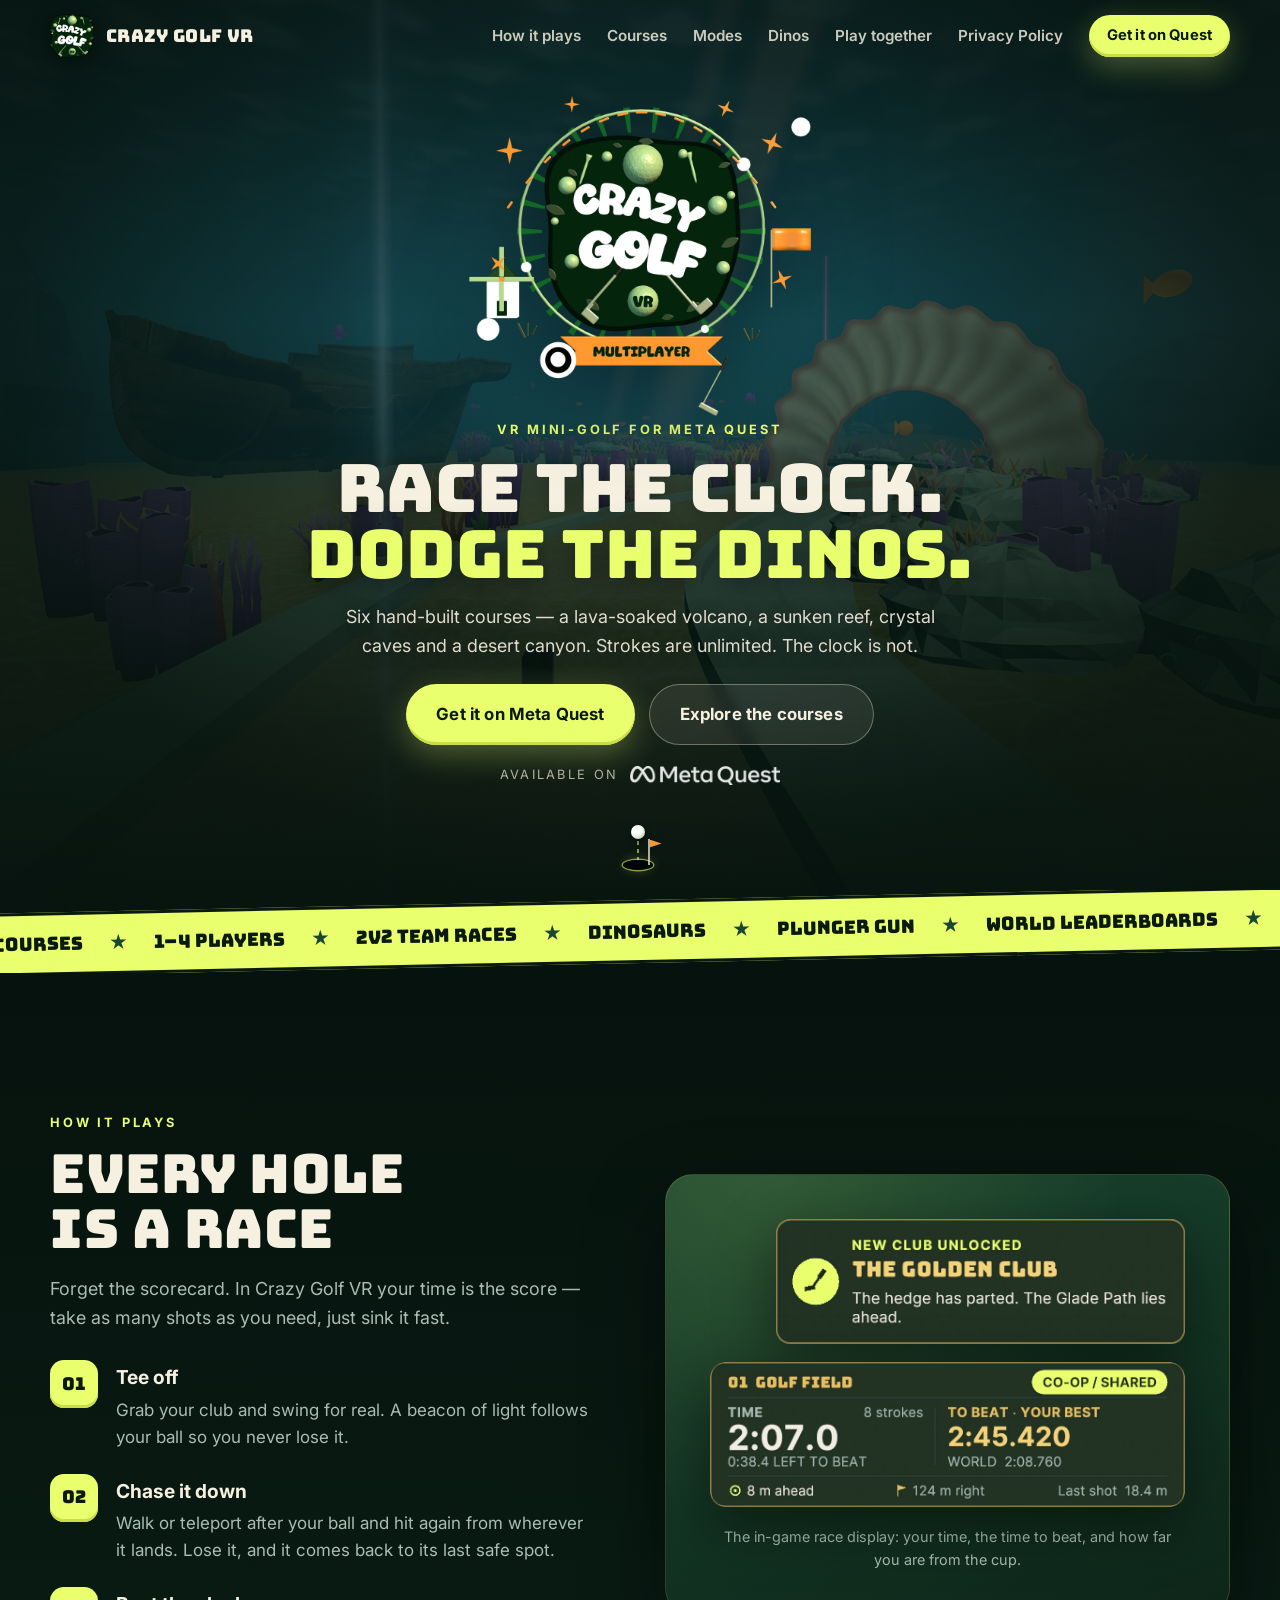
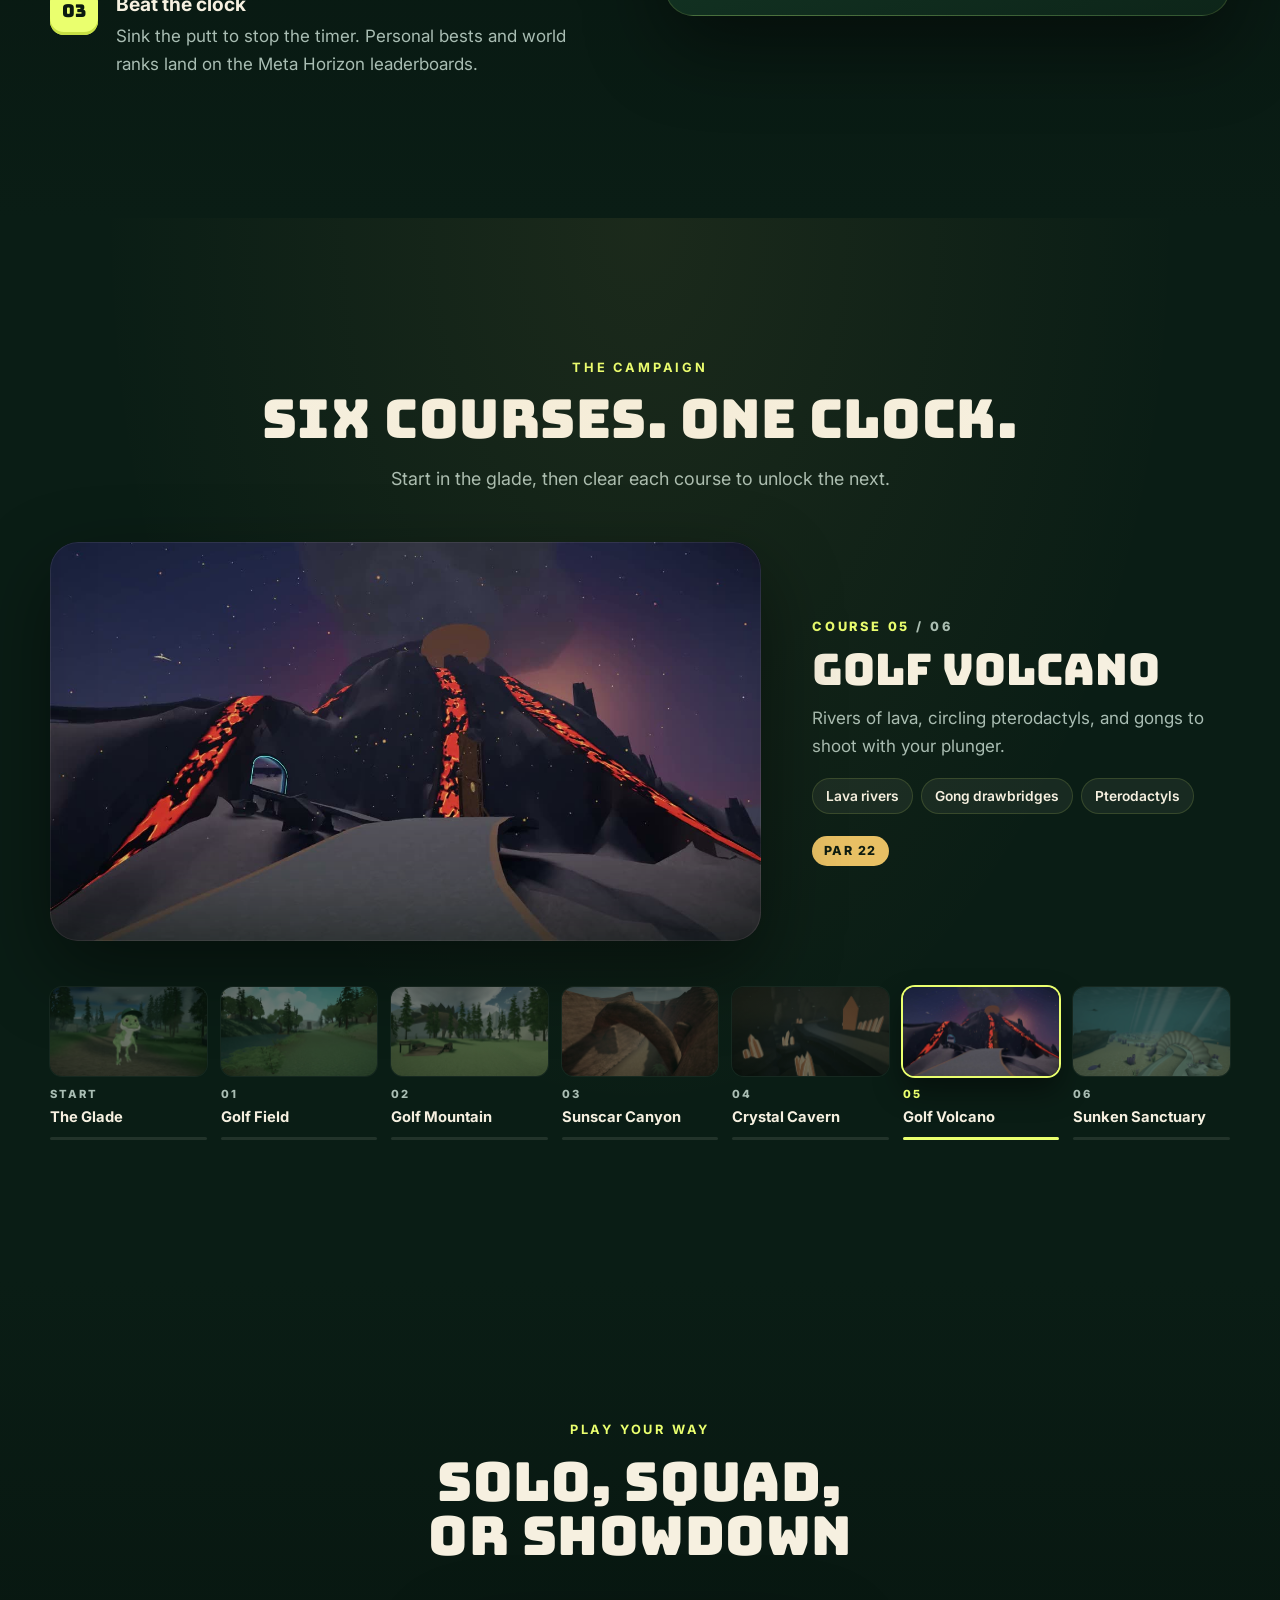
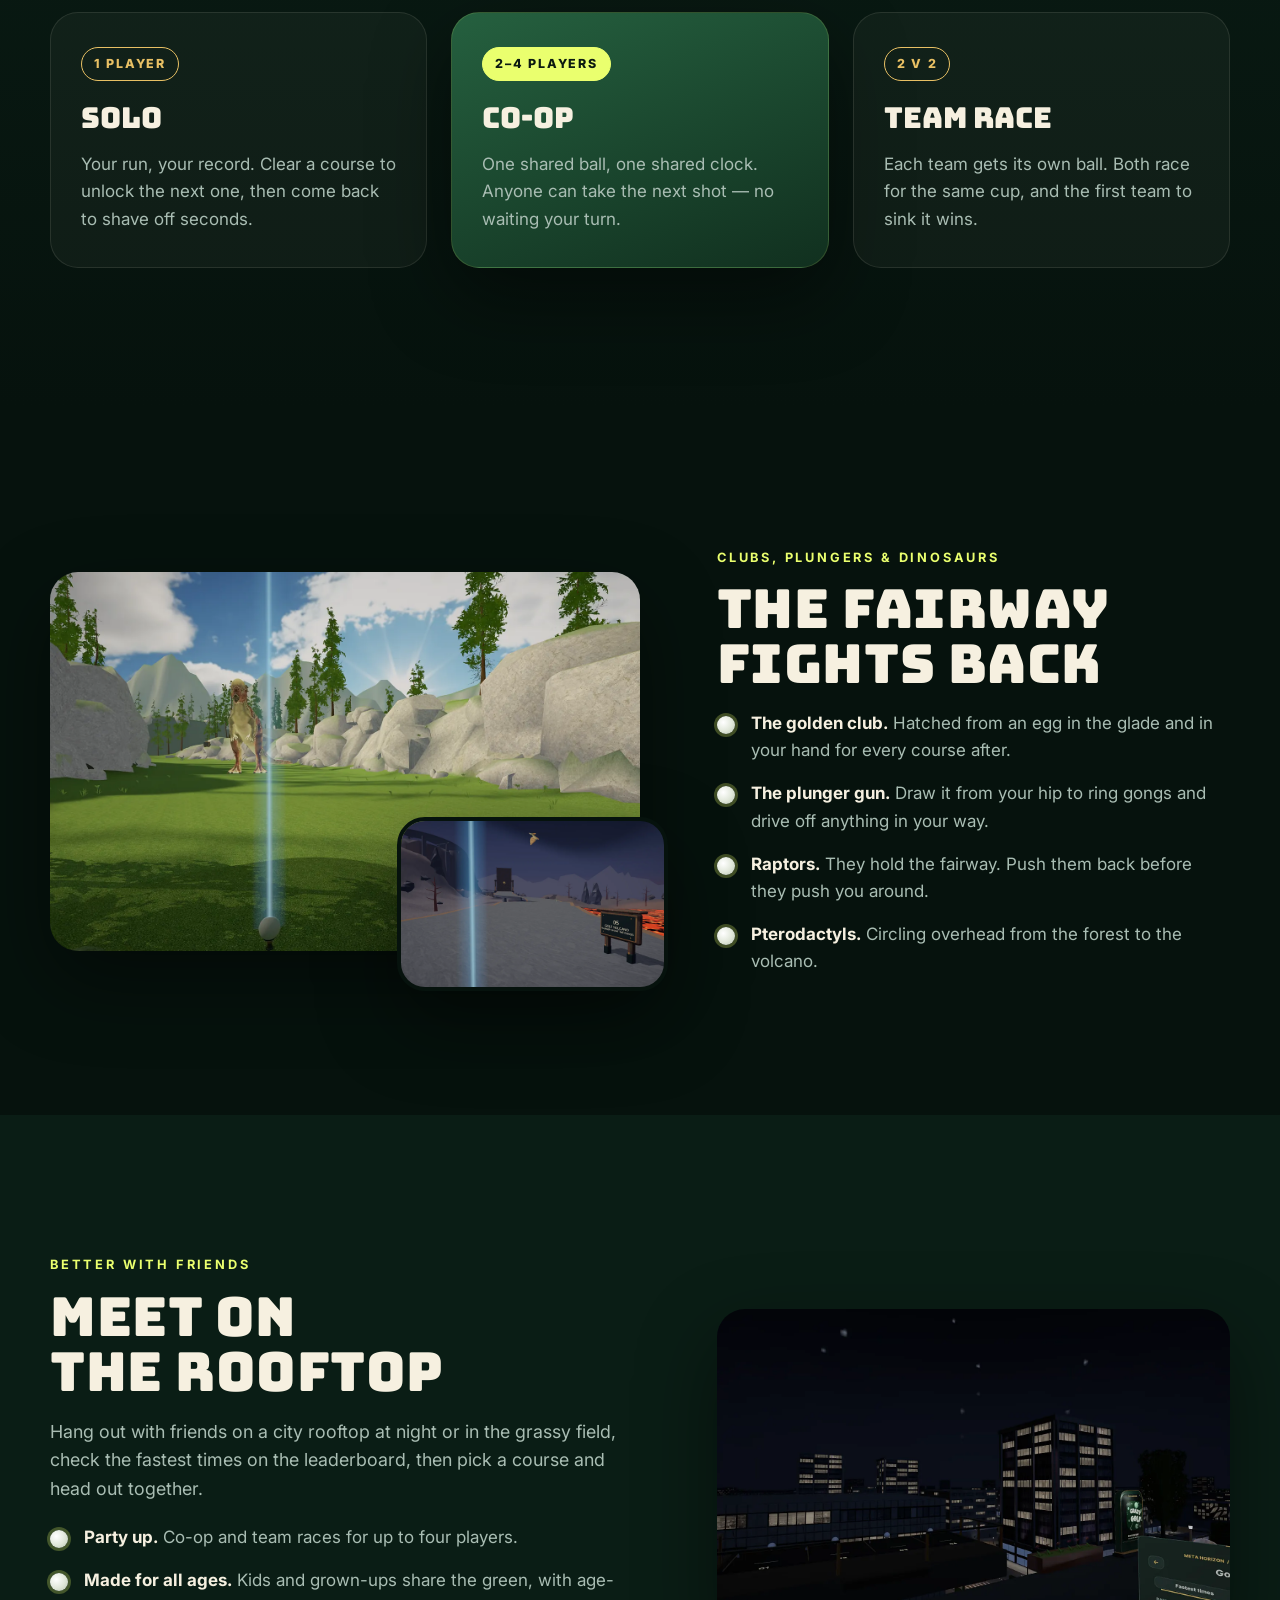
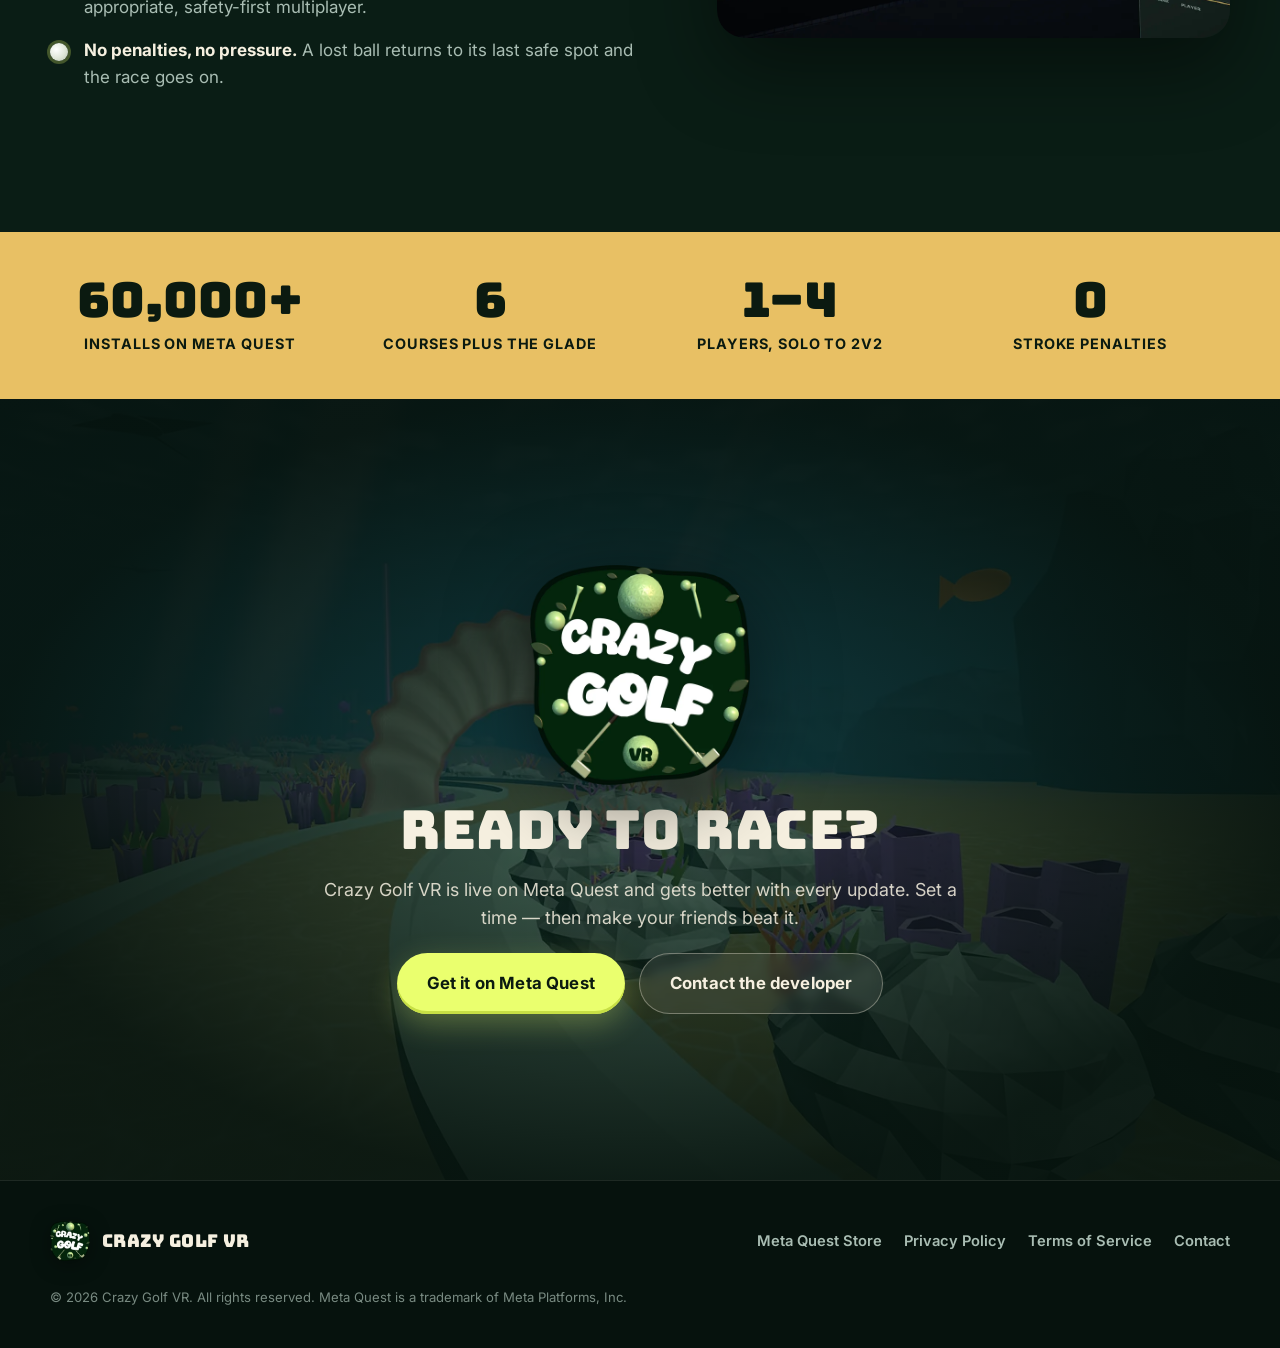
<file: index.html>
<!DOCTYPE html>
<html lang="en">
<head>
    <meta charset="UTF-8">
    <meta name="viewport" content="width=device-width, initial-scale=1.0">
    <title>Crazy Golf VR — Race the clock. Dodge the dinos.</title>
    <meta name="description" content="Crazy Golf VR is multiplayer mini-golf for Meta Quest. Race the clock across six wild courses — a lava volcano, a sunken reef, crystal caves — solo, in co-op, or 2v2.">
    <link rel="canonical" href="https://www.avivarma.ca/Crazy-Golf-VR/">
    <meta name="theme-color" content="#0a1d15">
    <link rel="icon" type="image/png" sizes="32x32" href="favicon-32.png">
    <link rel="icon" type="image/png" sizes="192x192" href="favicon.png">
    <link rel="apple-touch-icon" href="apple-touch-icon.png">
    <meta property="og:type" content="website">
    <meta property="og:site_name" content="Crazy Golf VR">
    <meta property="og:title" content="Crazy Golf VR — Race the clock. Dodge the dinos.">
    <meta property="og:description" content="Multiplayer mini-golf for Meta Quest: six wild courses, one clock. Solo, co-op, or 2v2.">
    <meta property="og:url" content="https://www.avivarma.ca/Crazy-Golf-VR/">
    <meta property="og:image" content="https://www.avivarma.ca/Crazy-Golf-VR/og-image.jpg">
    <meta property="og:image:width" content="1200">
    <meta property="og:image:height" content="630">
    <meta name="twitter:card" content="summary_large_image">
    <meta name="twitter:title" content="Crazy Golf VR — Race the clock. Dodge the dinos.">
    <meta name="twitter:description" content="Multiplayer mini-golf for Meta Quest: six wild courses, one clock. Solo, co-op, or 2v2.">
    <meta name="twitter:image" content="https://www.avivarma.ca/Crazy-Golf-VR/og-image.jpg">
    <link rel="preconnect" href="https://fonts.googleapis.com">
    <link rel="preconnect" href="https://fonts.gstatic.com" crossorigin>
    <link href="https://fonts.googleapis.com/css2?family=Bungee&family=Inter:wght@400;500;600;700;800&display=swap" rel="stylesheet">
    <link rel="stylesheet" href="assets/site.css">
    <link rel="preload" as="image" href="assets/img/logo-full.webp" type="image/webp">
    <script src="assets/site.js" defer></script>
</head>
<body>
    <a class="skip-link" href="#main">Skip to content</a>

    <header class="nav" data-nav>
        <div class="container nav__bar">
            <a class="brand" href="#top" aria-label="Crazy Golf VR home">
                <picture>
                    <source srcset="assets/img/logo-emblem-sm.webp" type="image/webp">
                    <img src="assets/img/logo-emblem-sm.png" alt="" width="44" height="44">
                </picture>
                <span>Crazy Golf VR</span>
            </a>
            <button class="nav__toggle" type="button" aria-expanded="false" aria-controls="nav-menu" data-nav-toggle>
                <span class="nav__toggle-bar"></span><span class="nav__toggle-bar"></span><span class="sr-only">Menu</span>
            </button>
            <nav class="nav__menu" id="nav-menu" aria-label="Primary">
                <a href="#how">How it plays</a>
                <a href="#courses">Courses</a>
                <a href="#modes">Modes</a>
                <a href="#dinos">Dinos</a>
                <a href="#together">Play together</a>
                <a href="privacy.html">Privacy Policy</a>
                <a class="btn btn--lime btn--sm" href="https://www.meta.com/en-gb/experiences/crazy-golf-vr/7242557155836637/?require_login=true" target="_blank" rel="noopener noreferrer">Get it on Quest</a>
            </nav>
        </div>
    </header>

    <main id="main">
        <section class="hero" id="top">
            <video class="hero__video" autoplay muted loop playsinline preload="metadata" poster="assets/img/hero-poster.jpg" aria-hidden="true" data-hero-video>
                <source src="assets/video/reef-loop.mp4" type="video/mp4">
            </video>
            <div class="hero__shade" aria-hidden="true"></div>
            <div class="container hero__inner">
                <picture class="hero__logo">
                    <source srcset="assets/img/logo-full.webp" type="image/webp">
                    <img src="assets/img/logo-full.png" alt="Crazy Golf VR — Multiplayer" width="900" height="842">
                </picture>
                <p class="eyebrow">VR mini-golf for Meta Quest</p>
                <h1 class="hero__title">Race the clock.<br><span>Dodge the dinos.</span></h1>
                <p class="hero__lede">Six hand-built courses — a lava-soaked volcano, a sunken reef, crystal caves and a desert canyon. Strokes are unlimited. The clock is not.</p>
                <div class="hero__actions">
                    <a class="btn btn--lime btn--lg" href="https://www.meta.com/en-gb/experiences/crazy-golf-vr/7242557155836637/?require_login=true" target="_blank" rel="noopener noreferrer">Get it on Meta Quest</a>
                    <a class="btn btn--ghost btn--lg" href="#courses">Explore the courses</a>
                </div>
                <p class="hero__platform">
                    <span>Available on</span>
                    <img src="assets/img/meta-quest-white.png" alt="Meta Quest" width="160" height="20">
                </p>
            </div>
            <a class="scroll-cue" href="#how" aria-label="Scroll to how it plays">
                <span class="scroll-cue__line" aria-hidden="true"><span class="scroll-cue__ball"></span></span>
                <span class="scroll-cue__cup" aria-hidden="true"></span>
            </a>
        </section>

        <div class="ticker-wrap" aria-hidden="true">
        <div class="ticker">
            <div class="ticker__track">
                <span>6 courses</span><i>★</i><span>1–4 players</span><i>★</i><span>2v2 team races</span><i>★</i><span>Dinosaurs</span><i>★</i><span>Plunger gun</span><i>★</i><span>World leaderboards</span><i>★</i><span>No penalties</span><i>★</i>
                <span>6 courses</span><i>★</i><span>1–4 players</span><i>★</i><span>2v2 team races</span><i>★</i><span>Dinosaurs</span><i>★</i><span>Plunger gun</span><i>★</i><span>World leaderboards</span><i>★</i><span>No penalties</span><i>★</i>
            </div>
        </div>
        </div>

        <section class="section how" id="how">
            <div class="container how__grid">
                <div class="how__copy">
                    <p class="eyebrow">How it plays</p>
                    <h2 class="display">Every hole is a race</h2>
                    <p class="lede">Forget the scorecard. In Crazy Golf VR your time is the score — take as many shots as you need, just sink it fast.</p>
                    <ol class="steps">
                        <li>
                            <span class="steps__num">01</span>
                            <div>
                                <h3>Tee off</h3>
                                <p>Grab your club and swing for real. A beacon of light follows your ball so you never lose it.</p>
                            </div>
                        </li>
                        <li>
                            <span class="steps__num">02</span>
                            <div>
                                <h3>Chase it down</h3>
                                <p>Walk or teleport after your ball and hit again from wherever it lands. Lose it, and it comes back to its last safe spot.</p>
                            </div>
                        </li>
                        <li>
                            <span class="steps__num">03</span>
                            <div>
                                <h3>Beat the clock</h3>
                                <p>Sink the putt to stop the timer. Personal bests and world ranks land on the Meta Horizon leaderboards.</p>
                            </div>
                        </li>
                    </ol>
                </div>
                <figure class="how__hud">
                    <picture>
                        <source srcset="assets/img/hud-milestone.webp" type="image/webp">
                        <img class="how__hud-card how__hud-card--top" src="assets/img/hud-milestone.png" alt="In-game milestone card: New club unlocked — The golden club." width="868" height="265" loading="lazy">
                    </picture>
                    <picture>
                        <source srcset="assets/img/hud-race.webp" type="image/webp">
                        <img class="how__hud-card" src="assets/img/hud-race.png" alt="In-game race display: elapsed time, the time to beat, the world record, and distance to the ball and pin." width="1014" height="310" loading="lazy">
                    </picture>
                    <figcaption>The in-game race display: your time, the time to beat, and how far you are from the cup.</figcaption>
                </figure>
            </div>
        </section>

        <section class="section courses" id="courses">
            <div class="container">
                <div class="section__head">
                    <p class="eyebrow">The campaign</p>
                    <h2 class="display">Six courses. One clock.</h2>
                    <p class="lede">Start in the glade, then clear each course to unlock the next.</p>
                </div>

                <div class="showcase" data-showcase>
                    <div class="showcase__stage">
                <article class="showcase__panel" id="course-glade" role="tabpanel" aria-labelledby="tab-glade" data-course="glade">
                    <div class="showcase__media">
                        <video muted loop playsinline preload="none" poster="assets/img/course-glade.jpg" width="1280" height="720" aria-label="The dinosaur guide in its golf cap trots up the glade path toward you.">
                            <source src="assets/video/course-glade.mp4" type="video/mp4">
                        </video>
                    </div>
                    <div class="showcase__info">
                        <span class="showcase__num">Start here</span>
                        <h3 class="showcase__name">The Glade</h3>
                        <p>Hatch the golden egg to earn your club, part the hedge, and follow a dinosaur guide to the shrine where the plunger gun waits. Three holes teach you everything.</p>
                        <ul class="showcase__tags" aria-label="Highlights"><li>3 holes</li><li>Dinosaur guide</li><li>Plunger gun</li></ul>
                        <span class="chip">Tutorial</span>
                    </div>
                </article>
                <article class="showcase__panel" id="course-field" role="tabpanel" aria-labelledby="tab-field" data-course="field">
                    <div class="showcase__media">
                        <video muted loop playsinline preload="none" poster="assets/img/course-field.jpg" width="1280" height="720" aria-label="Golf Field: the fairway runs beside a river through the forest.">
                            <source src="assets/video/course-field.mp4" type="video/mp4">
                        </video>
                    </div>
                    <div class="showcase__info">
                        <span class="showcase__num">Course 01 <span>/ 06</span></span>
                        <h3 class="showcase__name">Golf Field</h3>
                        <p>A forest expedition along the river. Ring the gongs to drop the drawbridges, with pterodactyls circling overhead.</p>
                        <ul class="showcase__tags" aria-label="Highlights"><li>River crossings</li><li>Gong drawbridges</li><li>Pterodactyls</li></ul>
                        <span class="chip">Par 15</span>
                    </div>
                </article>
                <article class="showcase__panel" id="course-mountain" role="tabpanel" aria-labelledby="tab-mountain" data-course="mountain">
                    <div class="showcase__media">
                        <video muted loop playsinline preload="none" poster="assets/img/course-mountain.jpg" width="1280" height="720" aria-label="Golf Mountain: a giant stegosaurus stands beyond the trees on a sunny fairway, beside a wooden launch ramp.">
                            <source src="assets/video/course-mountain.mp4" type="video/mp4">
                        </video>
                    </div>
                    <div class="showcase__info">
                        <span class="showcase__num">Course 02 <span>/ 06</span></span>
                        <h3 class="showcase__name">Golf Mountain</h3>
                        <p>Sunny boulder fields high above the lake, and a very large dinosaur on the fairway.</p>
                        <ul class="showcase__tags" aria-label="Highlights"><li>Giant stegosaurus</li><li>Launch ramp</li><li>Bumpers</li></ul>
                        <span class="chip">Par 15</span>
                    </div>
                </article>
                <article class="showcase__panel" id="course-canyon" role="tabpanel" aria-labelledby="tab-canyon" data-course="canyon">
                    <div class="showcase__media">
                        <video muted loop playsinline preload="none" poster="assets/img/course-canyon.jpg" width="1280" height="720" aria-label="Sunscar Canyon: flying under the great sandstone arch between the canyon walls.">
                            <source src="assets/video/course-canyon.mp4" type="video/mp4">
                        </video>
                    </div>
                    <div class="showcase__info">
                        <span class="showcase__num">Course 03 <span>/ 06</span></span>
                        <h3 class="showcase__name">Sunscar Canyon</h3>
                        <p>Race through the red sandstone, under the great arch and between the cliffs.</p>
                        <ul class="showcase__tags" aria-label="Highlights"><li>Sandstone arch</li><li>Canyon walls</li></ul>
                        <span class="chip">Par 15</span>
                    </div>
                </article>
                <article class="showcase__panel" id="course-crystal" role="tabpanel" aria-labelledby="tab-crystal" data-course="crystal">
                    <div class="showcase__media">
                        <video muted loop playsinline preload="none" poster="assets/img/course-crystal.jpg" width="1280" height="720" aria-label="Crystal Cavern: amber crystals on rock pillars beside a stone causeway that curves over a dark chasm.">
                            <source src="assets/video/course-crystal.mp4" type="video/mp4">
                        </video>
                    </div>
                    <div class="showcase__info">
                        <span class="showcase__num">Course 04 <span>/ 06</span></span>
                        <h3 class="showcase__name">Crystal Cavern</h3>
                        <p>Five halls deep underground, lit by giant crystals hanging from the roof. The fairway runs along a stone causeway over deep chasms.</p>
                        <ul class="showcase__tags" aria-label="Highlights"><li>Five crystal halls</li><li>Chasm causeway</li><li>Amber bank shot</li></ul>
                        <span class="chip">Par 15</span>
                    </div>
                </article>
                <article class="showcase__panel" id="course-volcano" role="tabpanel" aria-labelledby="tab-volcano" data-course="volcano">
                    <div class="showcase__media">
                        <video muted loop playsinline preload="none" poster="assets/img/course-volcano.jpg" width="1280" height="720" aria-label="Golf Volcano: rivers of lava pour down the volcano beside the track.">
                            <source src="assets/video/course-volcano.mp4" type="video/mp4">
                        </video>
                    </div>
                    <div class="showcase__info">
                        <span class="showcase__num">Course 05 <span>/ 06</span></span>
                        <h3 class="showcase__name">Golf Volcano</h3>
                        <p>Rivers of lava, circling pterodactyls, and gongs to shoot with your plunger.</p>
                        <ul class="showcase__tags" aria-label="Highlights"><li>Lava rivers</li><li>Gong drawbridges</li><li>Pterodactyls</li></ul>
                        <span class="chip">Par 22</span>
                    </div>
                </article>
                <article class="showcase__panel" id="course-reef" role="tabpanel" aria-labelledby="tab-reef" data-course="reef">
                    <div class="showcase__media">
                        <video muted loop playsinline preload="none" poster="assets/img/course-reef.jpg" width="1280" height="720" aria-label="Sunken Sanctuary: the reef trail winds past the shipwreck toward the giant shell arch.">
                            <source src="assets/video/course-reef.mp4" type="video/mp4">
                        </video>
                    </div>
                    <div class="showcase__info">
                        <span class="showcase__num">Course 06 <span>/ 06</span></span>
                        <h3 class="showcase__name">Sunken Sanctuary</h3>
                        <p>A reef trail on the sea floor, past the shipwreck and through the giant shell arch.</p>
                        <ul class="showcase__tags" aria-label="Highlights"><li>Shipwreck</li><li>Shell arch</li><li>Swimming raptor</li></ul>
                        <span class="chip">Par 18</span>
                    </div>
                </article>
                    </div>
                    <div class="showcase__rail" role="tablist" aria-label="Choose a course">
                    <button class="showcase__tab" type="button" role="tab" id="tab-glade" aria-controls="course-glade" aria-selected="true">
                        <img src="assets/img/course-glade.jpg" alt="" width="1280" height="720" loading="lazy">
                        <span class="showcase__tab-num">Start</span>
                        <span class="showcase__tab-name">The Glade</span>
                        <span class="showcase__progress" aria-hidden="true"></span>
                    </button>
                    <button class="showcase__tab" type="button" role="tab" id="tab-field" aria-controls="course-field" aria-selected="false" tabindex="-1">
                        <img src="assets/img/course-field.jpg" alt="" width="1280" height="720" loading="lazy">
                        <span class="showcase__tab-num">01</span>
                        <span class="showcase__tab-name">Golf Field</span>
                        <span class="showcase__progress" aria-hidden="true"></span>
                    </button>
                    <button class="showcase__tab" type="button" role="tab" id="tab-mountain" aria-controls="course-mountain" aria-selected="false" tabindex="-1">
                        <img src="assets/img/course-mountain.jpg" alt="" width="1280" height="720" loading="lazy">
                        <span class="showcase__tab-num">02</span>
                        <span class="showcase__tab-name">Golf Mountain</span>
                        <span class="showcase__progress" aria-hidden="true"></span>
                    </button>
                    <button class="showcase__tab" type="button" role="tab" id="tab-canyon" aria-controls="course-canyon" aria-selected="false" tabindex="-1">
                        <img src="assets/img/course-canyon.jpg" alt="" width="1280" height="720" loading="lazy">
                        <span class="showcase__tab-num">03</span>
                        <span class="showcase__tab-name">Sunscar Canyon</span>
                        <span class="showcase__progress" aria-hidden="true"></span>
                    </button>
                    <button class="showcase__tab" type="button" role="tab" id="tab-crystal" aria-controls="course-crystal" aria-selected="false" tabindex="-1">
                        <img src="assets/img/course-crystal.jpg" alt="" width="1280" height="720" loading="lazy">
                        <span class="showcase__tab-num">04</span>
                        <span class="showcase__tab-name">Crystal Cavern</span>
                        <span class="showcase__progress" aria-hidden="true"></span>
                    </button>
                    <button class="showcase__tab" type="button" role="tab" id="tab-volcano" aria-controls="course-volcano" aria-selected="false" tabindex="-1">
                        <img src="assets/img/course-volcano.jpg" alt="" width="1280" height="720" loading="lazy">
                        <span class="showcase__tab-num">05</span>
                        <span class="showcase__tab-name">Golf Volcano</span>
                        <span class="showcase__progress" aria-hidden="true"></span>
                    </button>
                    <button class="showcase__tab" type="button" role="tab" id="tab-reef" aria-controls="course-reef" aria-selected="false" tabindex="-1">
                        <img src="assets/img/course-reef.jpg" alt="" width="1280" height="720" loading="lazy">
                        <span class="showcase__tab-num">06</span>
                        <span class="showcase__tab-name">Sunken Sanctuary</span>
                        <span class="showcase__progress" aria-hidden="true"></span>
                    </button>
                    </div>
                </div>
            </div>
        </section>


        <section class="section modes" id="modes">
            <div class="container">
                <div class="section__head">
                    <p class="eyebrow">Play your way</p>
                    <h2 class="display">Solo, squad, or showdown</h2>
                </div>
                <div class="mode-grid">
                    <article class="mode">
                        <span class="mode__players">1 player</span>
                        <h3>Solo</h3>
                        <p>Your run, your record. Clear a course to unlock the next one, then come back to shave off seconds.</p>
                    </article>
                    <article class="mode mode--accent">
                        <span class="mode__players">2–4 players</span>
                        <h3>Co-op</h3>
                        <p>One shared ball, one shared clock. Anyone can take the next shot — no waiting your turn.</p>
                    </article>
                    <article class="mode">
                        <span class="mode__players">2 v 2</span>
                        <h3>Team race</h3>
                        <p>Each team gets its own ball. Both race for the same cup, and the first team to sink it wins.</p>
                    </article>
                </div>
            </div>
        </section>

        <section class="section split" id="dinos">
            <div class="container split__grid">
                <div class="split__media">
                    <picture>
                        <source srcset="assets/img/feature-dino-tee.webp" type="image/webp">
                        <img src="assets/img/feature-dino-tee.jpg" alt="A ball on the tee in Golf Mountain, with a dinosaur ahead and the sun over the peaks." width="1400" height="900" loading="lazy">
                    </picture>
                    <picture class="split__inset">
                        <source srcset="assets/img/feature-pterodactyl.webp" type="image/webp">
                        <img src="assets/img/feature-pterodactyl.jpg" alt="A pterodactyl over the Golf Volcano trailhead sign and a lava field." width="1400" height="900" loading="lazy">
                    </picture>
                </div>
                <div class="split__copy">
                    <p class="eyebrow">Clubs, plungers &amp; dinosaurs</p>
                    <h2 class="display">The fairway fights back</h2>
                    <ul class="feature-list">
                        <li><strong>The golden club.</strong> Hatched from an egg in the glade and in your hand for every course after.</li>
                        <li><strong>The plunger gun.</strong> Draw it from your hip to ring gongs and drive off anything in your way.</li>
                        <li><strong>Raptors.</strong> They hold the fairway. Push them back before they push you around.</li>
                        <li><strong>Pterodactyls.</strong> Circling overhead from the forest to the volcano.</li>
                    </ul>
                </div>
            </div>
        </section>

        <section class="section split split--reverse" id="together">
            <div class="container split__grid">
                <div class="split__media">
                    <picture>
                        <source srcset="assets/img/feature-rooftop.webp" type="image/webp">
                        <img src="assets/img/feature-rooftop.jpg" alt="The multiplayer city rooftop at night, with a lit skyline and the course leaderboard panel." width="1400" height="900" loading="lazy">
                    </picture>
                </div>
                <div class="split__copy">
                    <p class="eyebrow">Better with friends</p>
                    <h2 class="display">Meet on the rooftop</h2>
                    <p class="lede">Hang out with friends on a city rooftop at night or in the grassy field, check the fastest times on the leaderboard, then pick a course and head out together.</p>
                    <ul class="feature-list">
                        <li><strong>Party up.</strong> Co-op and team races for up to four players.</li>
                        <li><strong>Made for all ages.</strong> Kids and grown-ups share the green, with age-appropriate, safety-first multiplayer.</li>
                        <li><strong>No penalties, no pressure.</strong> A lost ball returns to its last safe spot and the race goes on.</li>
                    </ul>
                </div>
            </div>
        </section>

        <section class="proof">
            <div class="container proof__grid">
                <div><strong>60,000+</strong><span>installs on Meta Quest</span></div>
                <div><strong>6</strong><span>courses plus the glade</span></div>
                <div><strong>1–4</strong><span>players, solo to 2v2</span></div>
                <div><strong>0</strong><span>stroke penalties</span></div>
            </div>
        </section>

        <section class="final" id="get">
            <picture class="final__bg" aria-hidden="true">
                <source srcset="assets/img/feature-shell-arch.webp" type="image/webp">
                <img src="assets/img/feature-shell-arch.jpg" alt="" width="1400" height="900" loading="lazy">
            </picture>
            <div class="container final__inner">
                <picture class="final__emblem">
                    <source srcset="assets/img/logo-emblem.webp" type="image/webp">
                    <img src="assets/img/logo-emblem.png" alt="Crazy Golf VR" width="480" height="480" loading="lazy">
                </picture>
                <h2 class="display">Ready to race?</h2>
                <p class="lede">Crazy Golf VR is live on Meta Quest and gets better with every update. Set a time — then make your friends beat it.</p>
                <div class="hero__actions">
                    <a class="btn btn--lime btn--lg" href="https://www.meta.com/en-gb/experiences/crazy-golf-vr/7242557155836637/?require_login=true" target="_blank" rel="noopener noreferrer">Get it on Meta Quest</a>
                    <a class="btn btn--ghost btn--lg" href="mailto:HarshvardhanV98@gmail.com">Contact the developer</a>
                </div>
            </div>
        </section>
    </main>

    <footer class="footer">
        <div class="container footer__grid">
            <a class="brand" href="#top">
                <picture>
                    <source srcset="assets/img/logo-emblem-sm.webp" type="image/webp">
                    <img src="assets/img/logo-emblem-sm.png" alt="" width="40" height="40" loading="lazy">
                </picture>
                <span>Crazy Golf VR</span>
            </a>
            <nav class="footer__links" aria-label="Footer">
                <a href="https://www.meta.com/en-gb/experiences/crazy-golf-vr/7242557155836637/?require_login=true" target="_blank" rel="noopener noreferrer">Meta Quest Store</a>
                <a href="privacy.html">Privacy Policy</a>
                <a href="terms.html">Terms of Service</a>
                <a href="mailto:HarshvardhanV98@gmail.com">Contact</a>
            </nav>
            <p class="footer__legal">© 2026 Crazy Golf VR. All rights reserved. Meta Quest is a trademark of Meta Platforms, Inc.</p>
        </div>
    </footer>
</body>
</html>
</file>
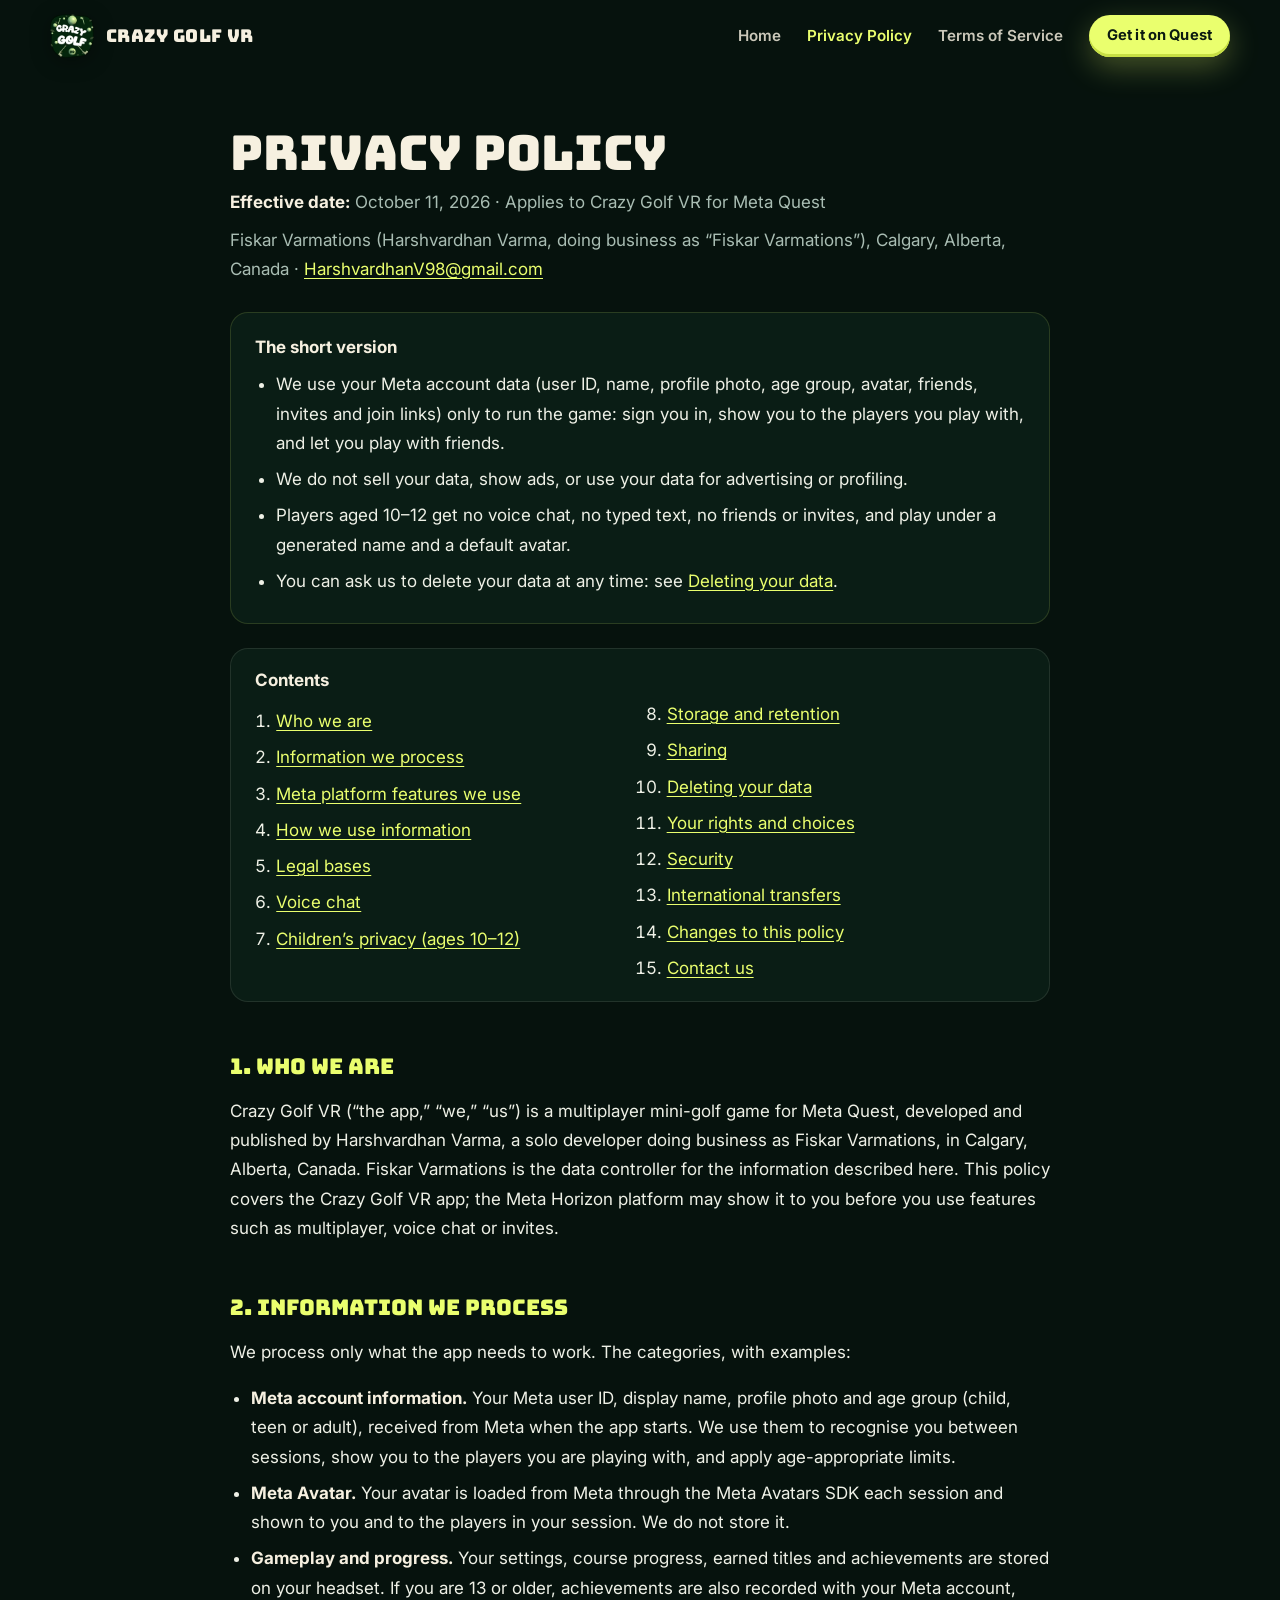
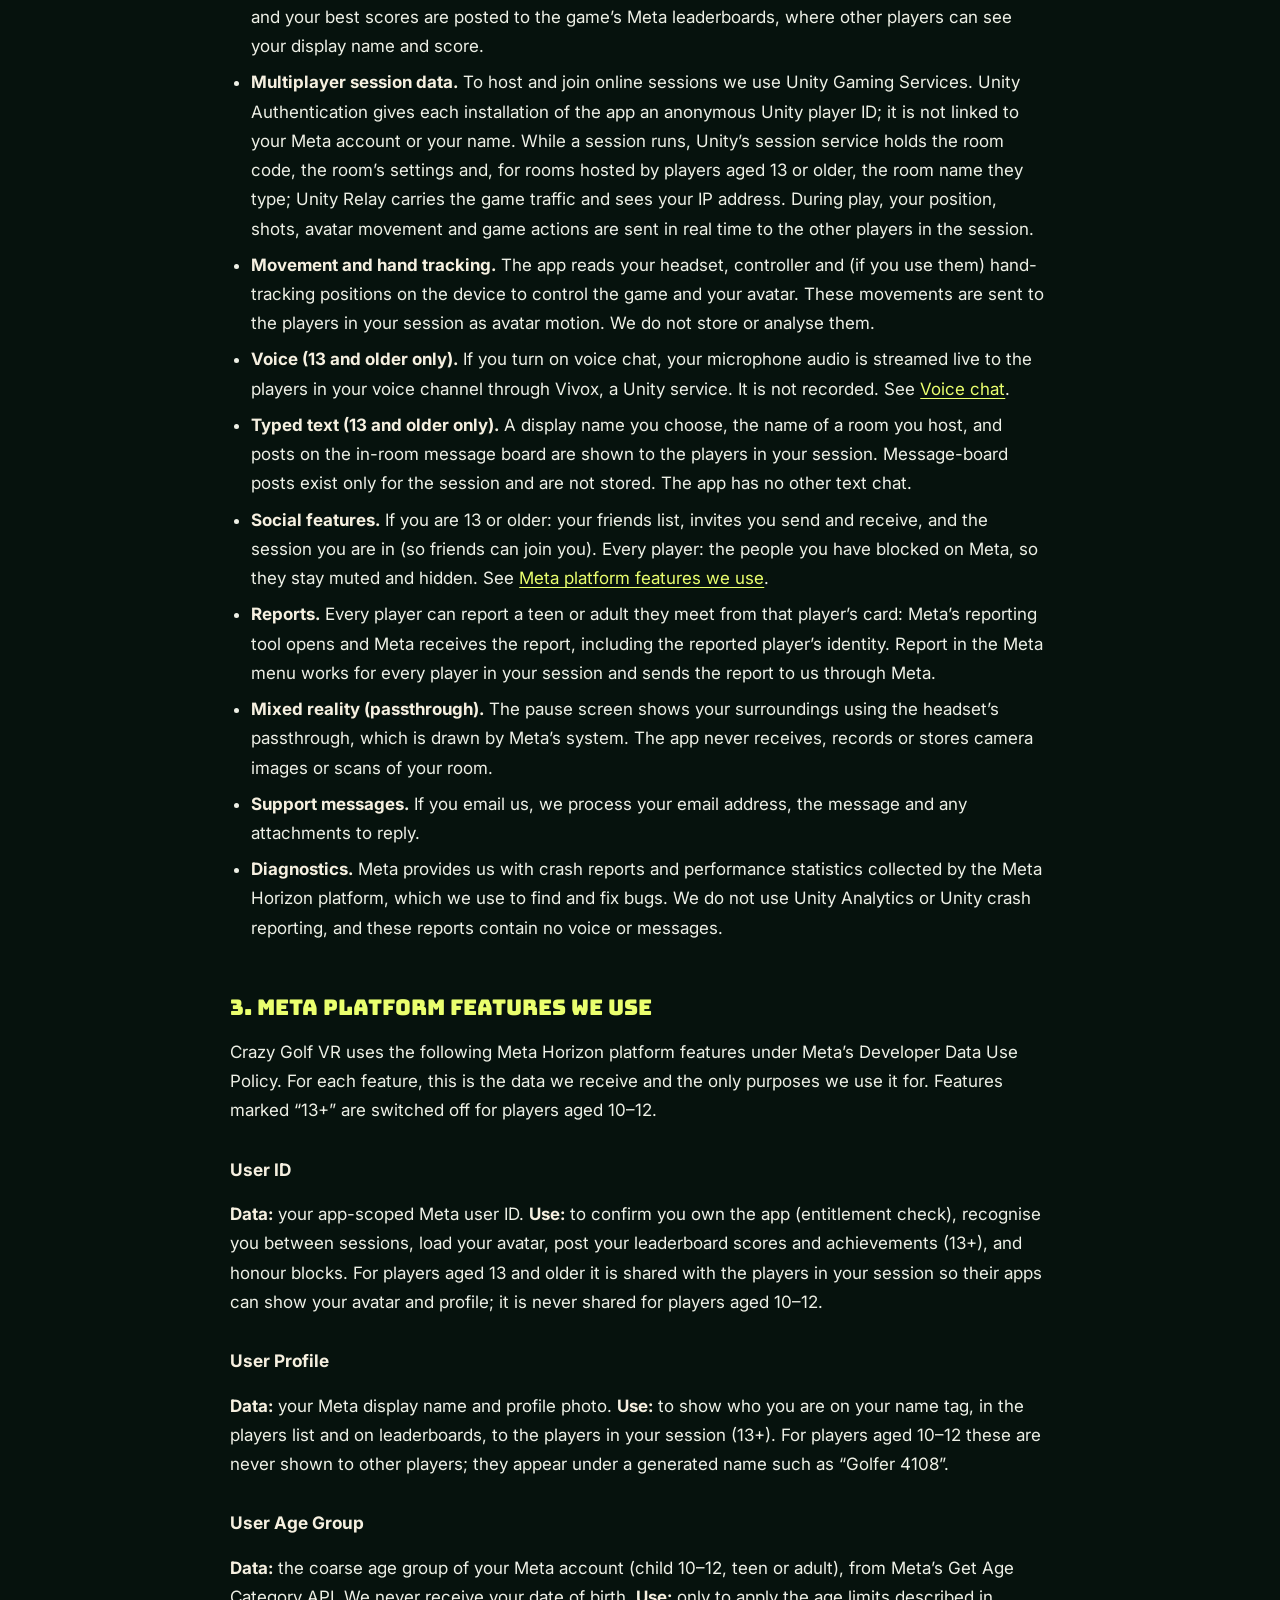
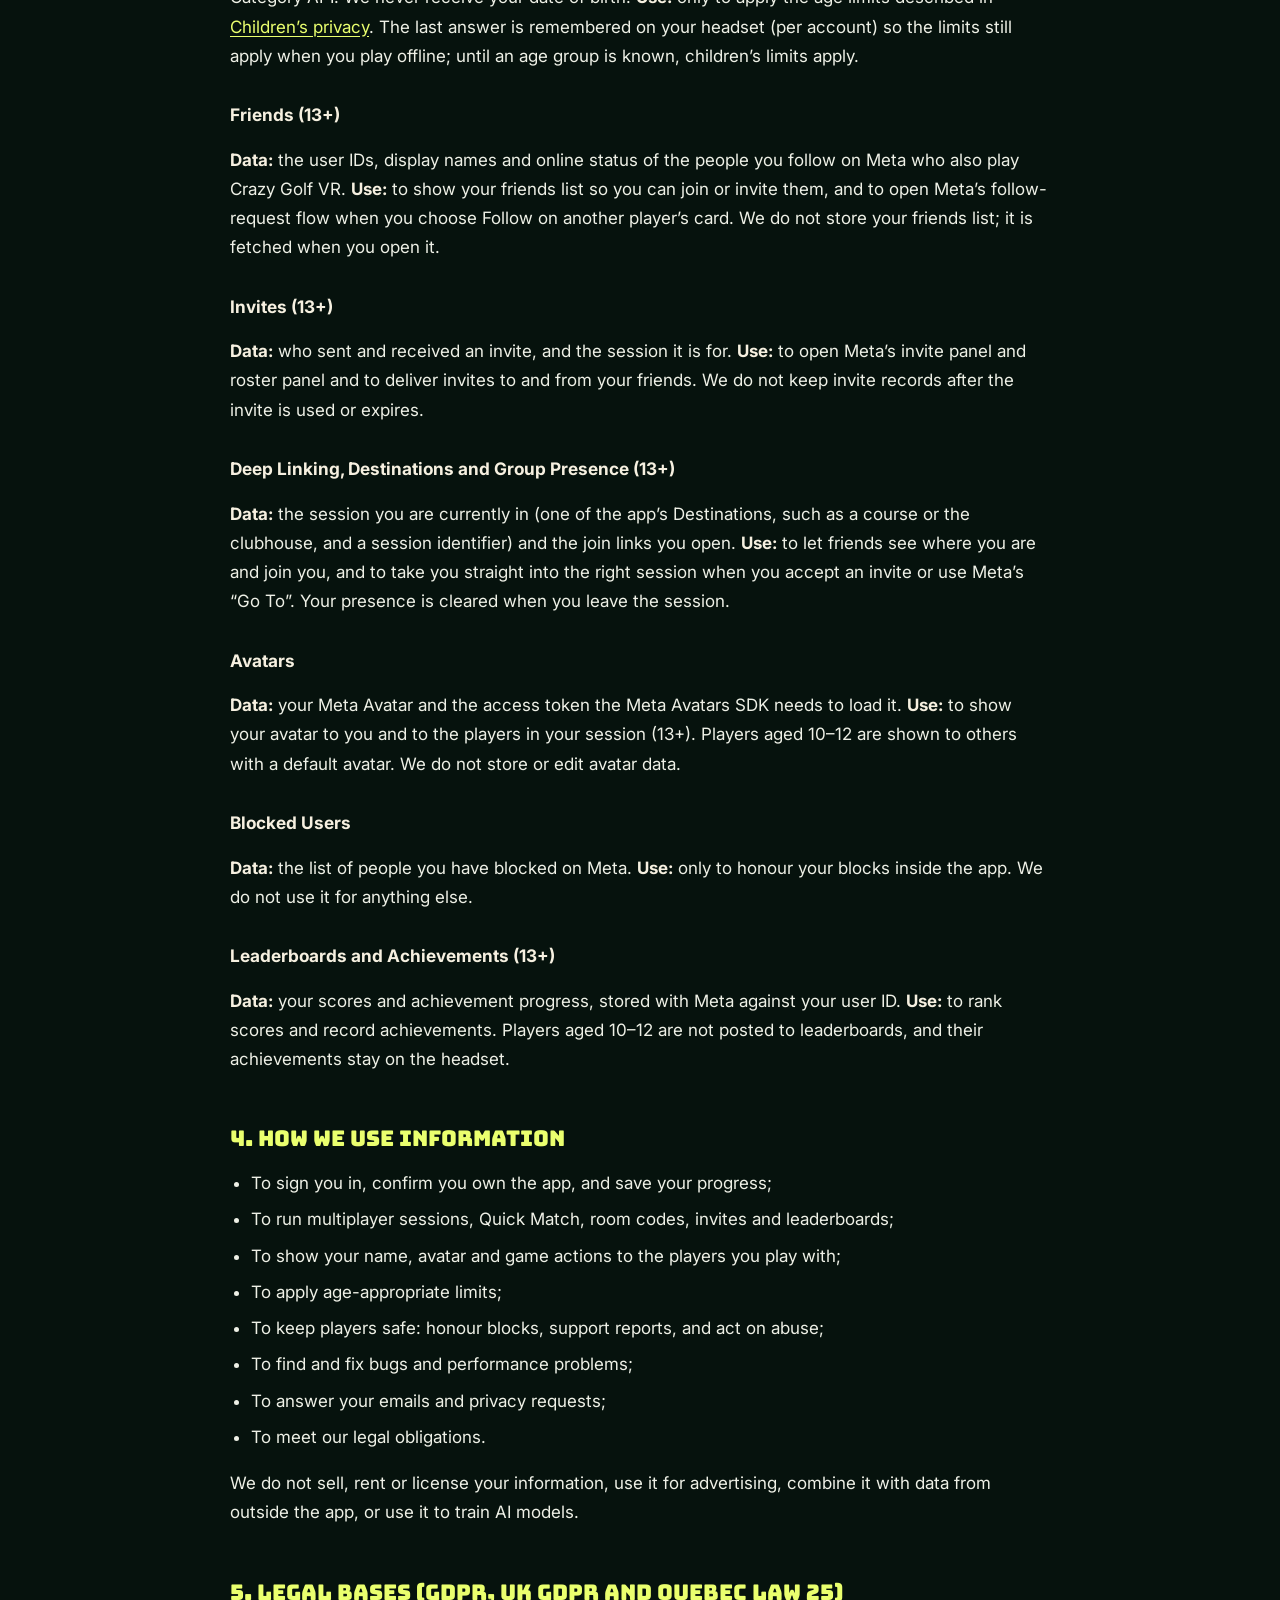
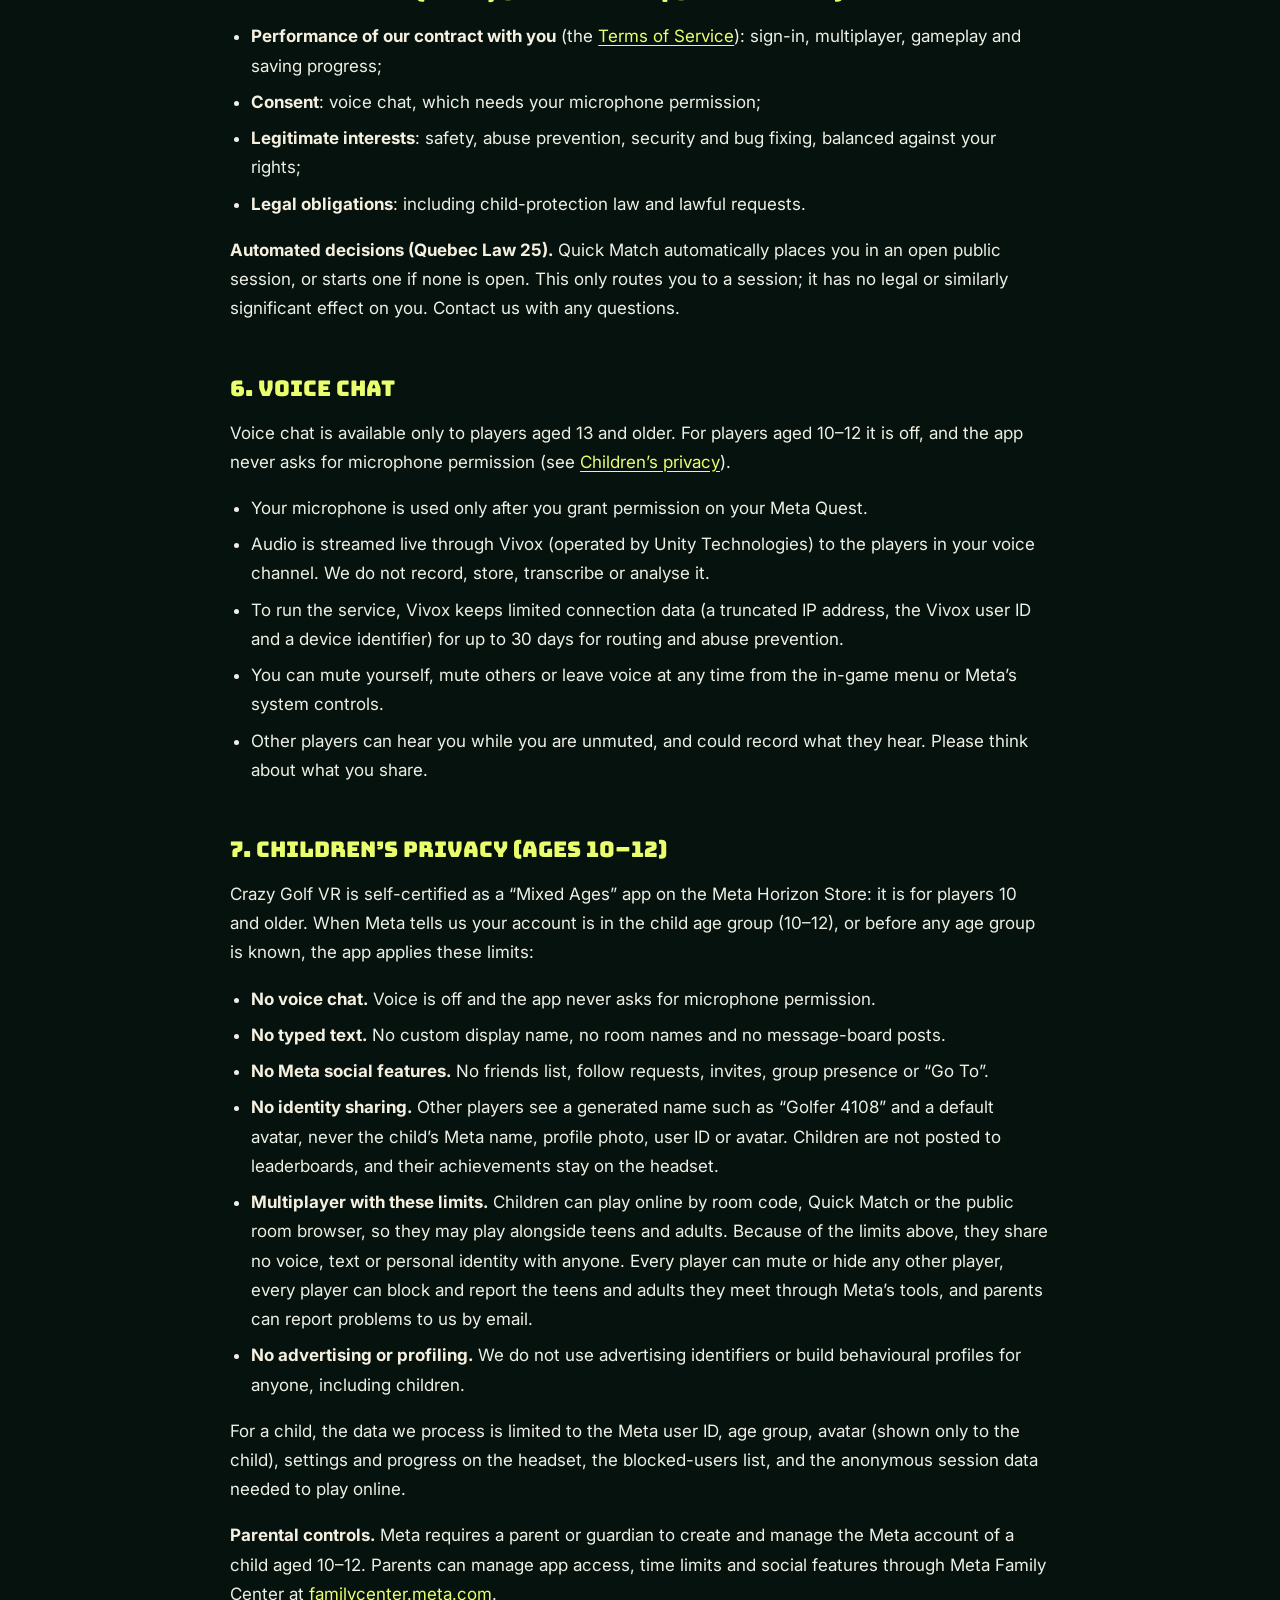
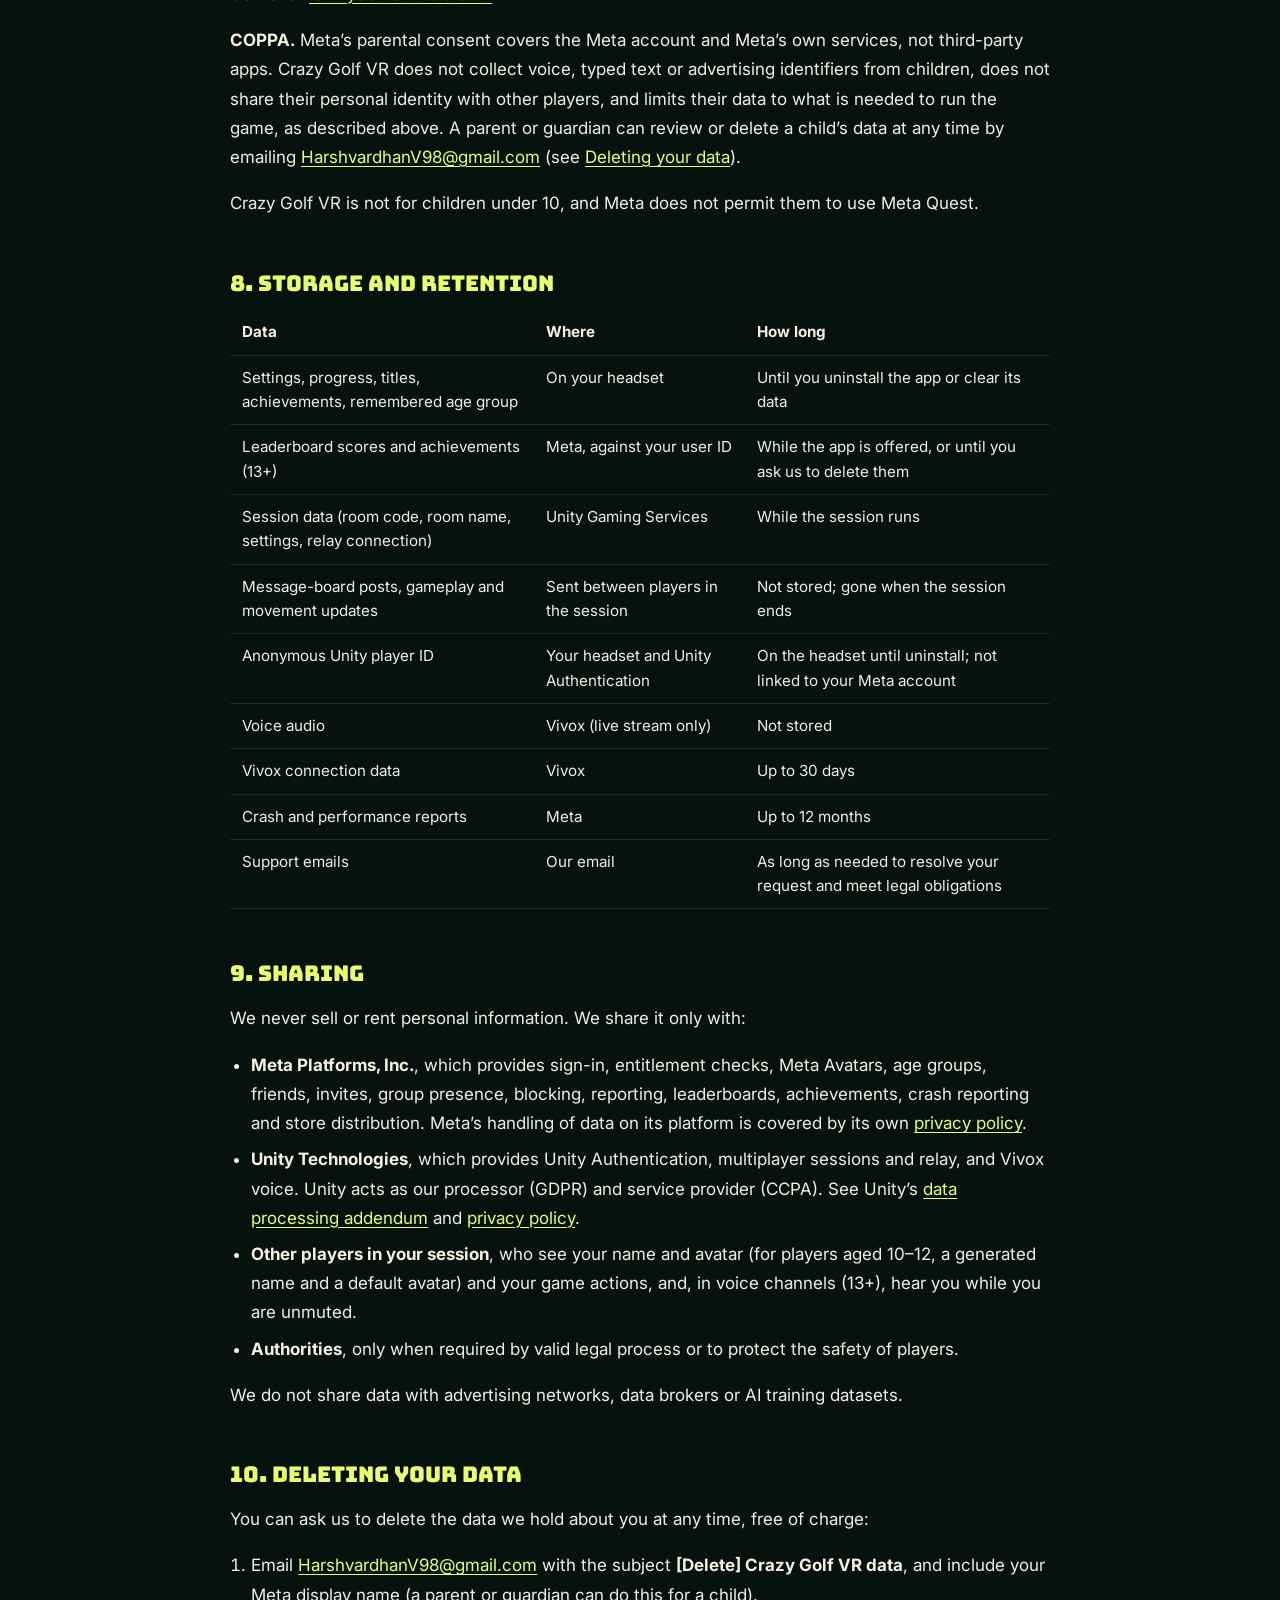
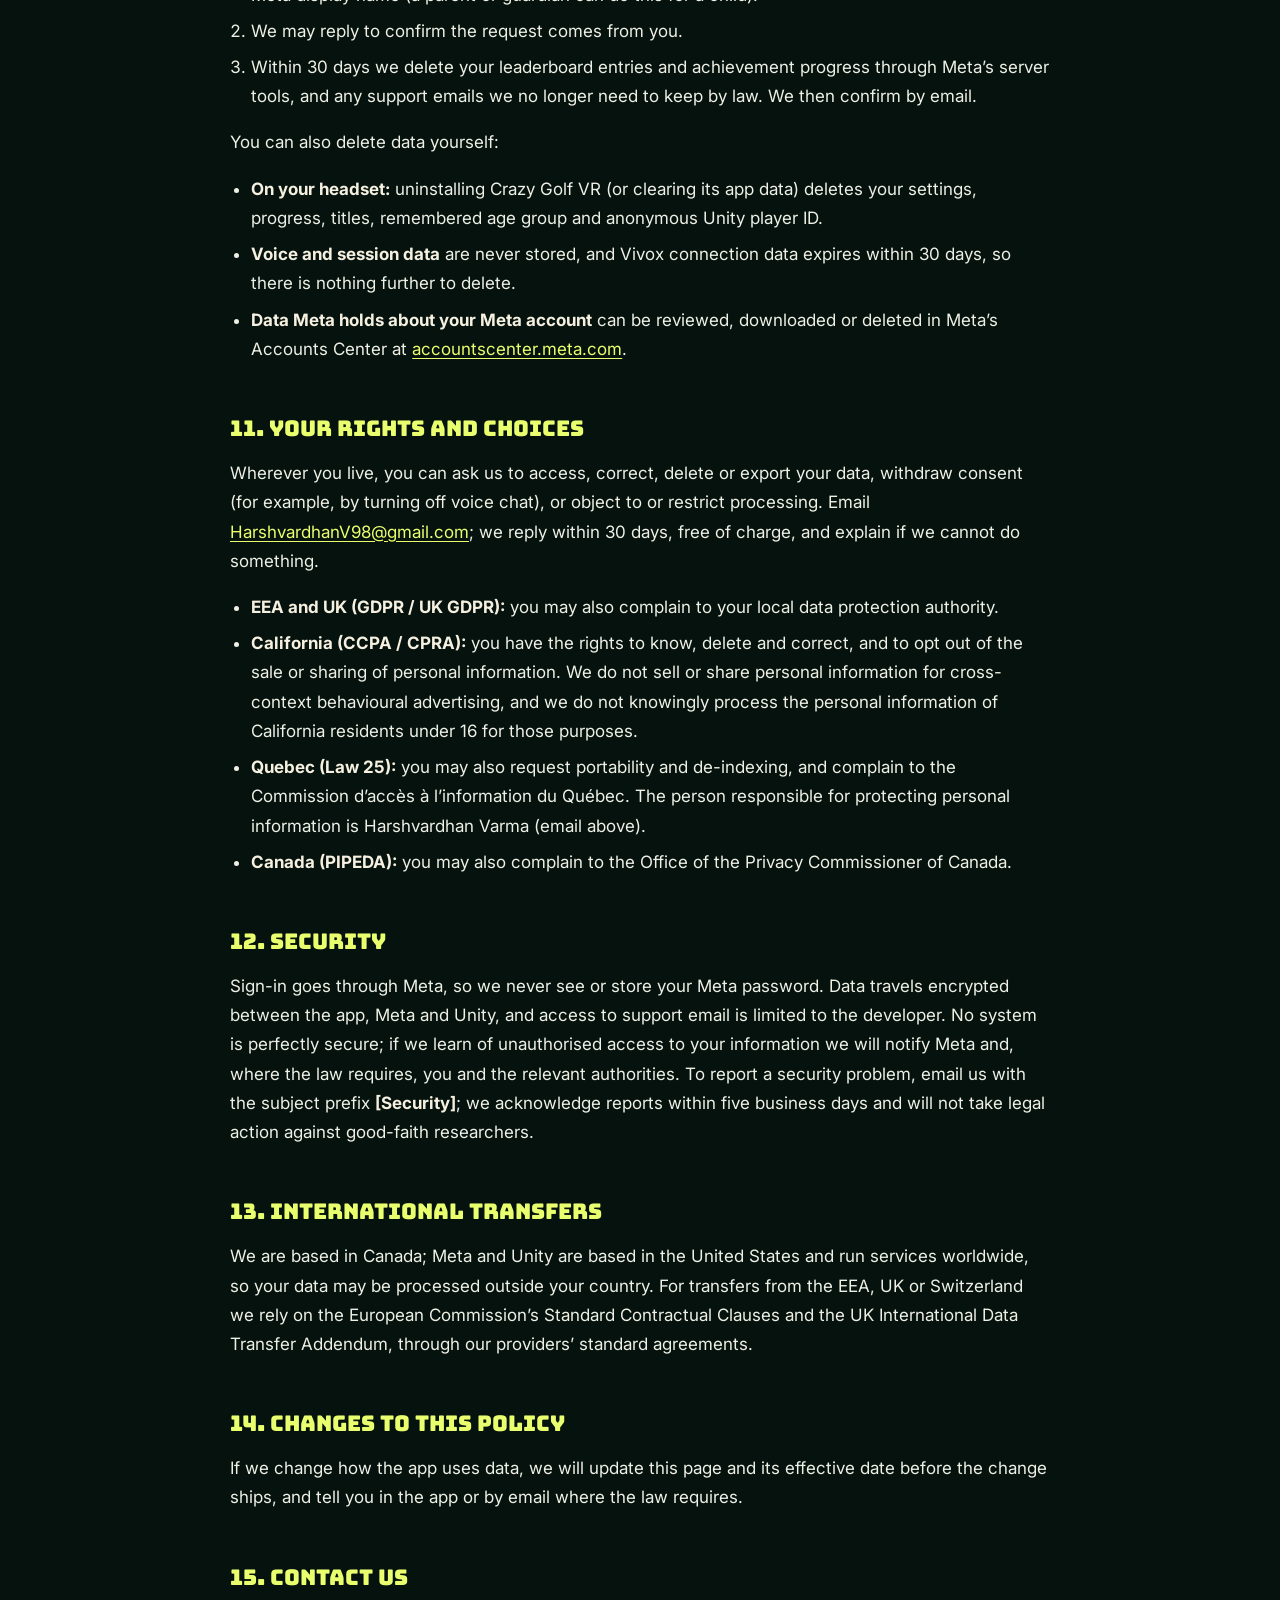
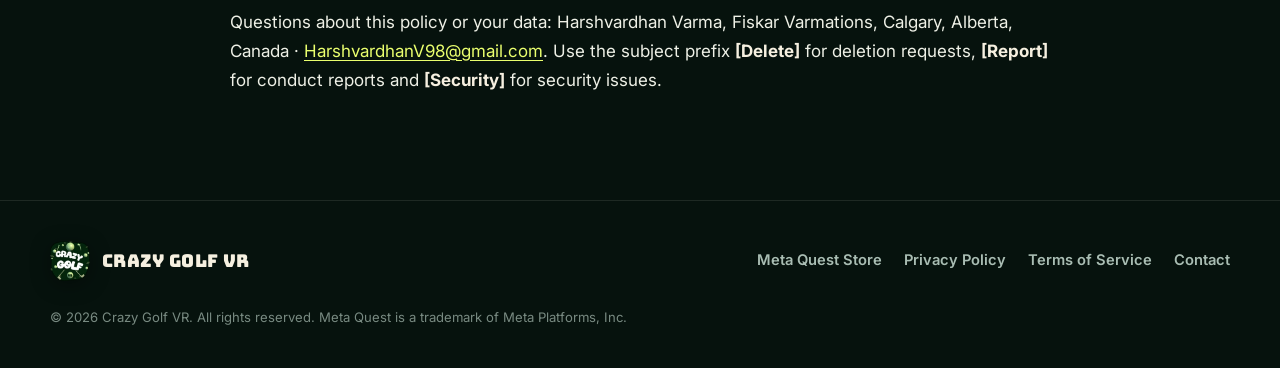
<file: privacy.html>
<!DOCTYPE html>
<html lang="en">
<head>
    <meta charset="UTF-8">
    <meta name="viewport" content="width=device-width, initial-scale=1.0">
    <title>Privacy Policy — Crazy Golf VR</title>
    <meta name="description" content="What data Crazy Golf VR for Meta Quest processes, why, who it is shared with, how long it is kept and how to have it deleted.">
    <link rel="canonical" href="https://www.avivarma.ca/Crazy-Golf-VR/privacy.html">
    <meta name="theme-color" content="#0a1d15">
    <link rel="icon" type="image/png" sizes="32x32" href="favicon-32.png">
    <link rel="icon" type="image/png" sizes="192x192" href="favicon.png">
    <link rel="apple-touch-icon" href="apple-touch-icon.png">
    <link rel="preconnect" href="https://fonts.googleapis.com">
    <link rel="preconnect" href="https://fonts.gstatic.com" crossorigin>
    <link href="https://fonts.googleapis.com/css2?family=Bungee&family=Inter:wght@400;500;600;700;800&display=swap" rel="stylesheet">
    <link rel="stylesheet" href="assets/site.css">
    <script src="assets/site.js" defer></script>
</head>
<body>
    <a class="skip-link" href="#main">Skip to content</a>

    <header class="nav is-solid" data-nav>
        <div class="container nav__bar">
            <a class="brand" href="index.html" aria-label="Crazy Golf VR home">
                <picture>
                    <source srcset="assets/img/logo-emblem-sm.webp" type="image/webp">
                    <img src="assets/img/logo-emblem-sm.png" alt="" width="44" height="44">
                </picture>
                <span>Crazy Golf VR</span>
            </a>
            <button class="nav__toggle" type="button" aria-expanded="false" aria-controls="nav-menu" data-nav-toggle>
                <span class="nav__toggle-bar"></span><span class="nav__toggle-bar"></span><span class="sr-only">Menu</span>
            </button>
            <nav class="nav__menu" id="nav-menu" aria-label="Primary">
                <a href="index.html">Home</a>
                <a href="privacy.html" aria-current="page">Privacy Policy</a>
                <a href="terms.html">Terms of Service</a>
                <a class="btn btn--lime btn--sm" href="https://www.meta.com/en-gb/experiences/crazy-golf-vr/7242557155836637/?require_login=true" target="_blank" rel="noopener noreferrer">Get it on Quest</a>
            </nav>
        </div>
    </header>

    <main id="main" class="legal">
        <div class="container legal__inner">
            <h1 class="legal__title">Privacy Policy</h1>
            <p class="legal__meta"><strong>Effective date:</strong> October 11, 2026 &middot; Applies to Crazy Golf VR for Meta Quest</p>
            <p class="legal__meta">Fiskar Varmations (Harshvardhan Varma, doing business as &ldquo;Fiskar Varmations&rdquo;), Calgary, Alberta, Canada &middot; <a href="mailto:HarshvardhanV98@gmail.com">HarshvardhanV98@gmail.com</a></p>

            <div class="legal__summary">
                <p><strong>The short version</strong></p>
                <ul>
                    <li>We use your Meta account data (user ID, name, profile photo, age group, avatar, friends, invites and join links) only to run the game: sign you in, show you to the players you play with, and let you play with friends.</li>
                    <li>We do not sell your data, show ads, or use your data for advertising or profiling.</li>
                    <li>Players aged 10&ndash;12 get no voice chat, no typed text, no friends or invites, and play under a generated name and a default avatar.</li>
                    <li>You can ask us to delete your data at any time: see <a href="#delete-data">Deleting your data</a>.</li>
                </ul>
            </div>

            <nav class="legal__toc" aria-label="Contents">
                <strong>Contents</strong>
                <ol>
                    <li><a href="#who-we-are">Who we are</a></li>
                    <li><a href="#information">Information we process</a></li>
                    <li><a href="#platform-features">Meta platform features we use</a></li>
                    <li><a href="#how-we-use">How we use information</a></li>
                    <li><a href="#legal-basis">Legal bases</a></li>
                    <li><a href="#voice-chat">Voice chat</a></li>
                    <li><a href="#childrens-privacy">Children&rsquo;s privacy (ages 10&ndash;12)</a></li>
                    <li><a href="#retention">Storage and retention</a></li>
                    <li><a href="#sharing">Sharing</a></li>
                    <li><a href="#delete-data">Deleting your data</a></li>
                    <li><a href="#your-rights">Your rights and choices</a></li>
                    <li><a href="#security">Security</a></li>
                    <li><a href="#transfers">International transfers</a></li>
                    <li><a href="#changes">Changes to this policy</a></li>
                    <li><a href="#contact">Contact us</a></li>
                </ol>
            </nav>

            <h2 id="who-we-are">1. Who we are</h2>
            <p>Crazy Golf VR (&ldquo;the app,&rdquo; &ldquo;we,&rdquo; &ldquo;us&rdquo;) is a multiplayer mini-golf game for Meta Quest, developed and published by Harshvardhan Varma, a solo developer doing business as Fiskar Varmations, in Calgary, Alberta, Canada. Fiskar Varmations is the data controller for the information described here. This policy covers the Crazy Golf VR app; the Meta Horizon platform may show it to you before you use features such as multiplayer, voice chat or invites.</p>

            <h2 id="information">2. Information we process</h2>
            <p>We process only what the app needs to work. The categories, with examples:</p>
            <ul>
                <li><strong>Meta account information.</strong> Your Meta user ID, display name, profile photo and age group (child, teen or adult), received from Meta when the app starts. We use them to recognise you between sessions, show you to the players you are playing with, and apply age-appropriate limits.</li>
                <li><strong>Meta Avatar.</strong> Your avatar is loaded from Meta through the Meta Avatars SDK each session and shown to you and to the players in your session. We do not store it.</li>
                <li><strong>Gameplay and progress.</strong> Your settings, course progress, earned titles and achievements are stored on your headset. If you are 13 or older, achievements are also recorded with your Meta account, and your best scores are posted to the game&rsquo;s Meta leaderboards, where other players can see your display name and score.</li>
                <li><strong>Multiplayer session data.</strong> To host and join online sessions we use Unity Gaming Services. Unity Authentication gives each installation of the app an anonymous Unity player ID; it is not linked to your Meta account or your name. While a session runs, Unity&rsquo;s session service holds the room code, the room&rsquo;s settings and, for rooms hosted by players aged 13 or older, the room name they type; Unity Relay carries the game traffic and sees your IP address. During play, your position, shots, avatar movement and game actions are sent in real time to the other players in the session.</li>
                <li><strong>Movement and hand tracking.</strong> The app reads your headset, controller and (if you use them) hand-tracking positions on the device to control the game and your avatar. These movements are sent to the players in your session as avatar motion. We do not store or analyse them.</li>
                <li><strong>Voice (13 and older only).</strong> If you turn on voice chat, your microphone audio is streamed live to the players in your voice channel through Vivox, a Unity service. It is not recorded. See <a href="#voice-chat">Voice chat</a>.</li>
                <li><strong>Typed text (13 and older only).</strong> A display name you choose, the name of a room you host, and posts on the in-room message board are shown to the players in your session. Message-board posts exist only for the session and are not stored. The app has no other text chat.</li>
                <li><strong>Social features.</strong> If you are 13 or older: your friends list, invites you send and receive, and the session you are in (so friends can join you). Every player: the people you have blocked on Meta, so they stay muted and hidden. See <a href="#platform-features">Meta platform features we use</a>.</li>
                <li><strong>Reports.</strong> Every player can report a teen or adult they meet from that player&rsquo;s card: Meta&rsquo;s reporting tool opens and Meta receives the report, including the reported player&rsquo;s identity. Report in the Meta menu works for every player in your session and sends the report to us through Meta.</li>
                <li><strong>Mixed reality (passthrough).</strong> The pause screen shows your surroundings using the headset&rsquo;s passthrough, which is drawn by Meta&rsquo;s system. The app never receives, records or stores camera images or scans of your room.</li>
                <li><strong>Support messages.</strong> If you email us, we process your email address, the message and any attachments to reply.</li>
                <li><strong>Diagnostics.</strong> Meta provides us with crash reports and performance statistics collected by the Meta Horizon platform, which we use to find and fix bugs. We do not use Unity Analytics or Unity crash reporting, and these reports contain no voice or messages.</li>
            </ul>

            <h2 id="platform-features">3. Meta platform features we use</h2>
            <p>Crazy Golf VR uses the following Meta Horizon platform features under Meta&rsquo;s Developer Data Use Policy. For each feature, this is the data we receive and the only purposes we use it for. Features marked &ldquo;13+&rdquo; are switched off for players aged 10&ndash;12.</p>

            <h3 id="feature-user-id">User ID</h3>
            <p><strong>Data:</strong> your app-scoped Meta user ID. <strong>Use:</strong> to confirm you own the app (entitlement check), recognise you between sessions, load your avatar, post your leaderboard scores and achievements (13+), and honour blocks. For players aged 13 and older it is shared with the players in your session so their apps can show your avatar and profile; it is never shared for players aged 10&ndash;12.</p>

            <h3 id="feature-user-profile">User Profile</h3>
            <p><strong>Data:</strong> your Meta display name and profile photo. <strong>Use:</strong> to show who you are on your name tag, in the players list and on leaderboards, to the players in your session (13+). For players aged 10&ndash;12 these are never shown to other players; they appear under a generated name such as &ldquo;Golfer 4108&rdquo;.</p>

            <h3 id="feature-user-age-group">User Age Group</h3>
            <p><strong>Data:</strong> the coarse age group of your Meta account (child 10&ndash;12, teen or adult), from Meta&rsquo;s Get Age Category API. We never receive your date of birth. <strong>Use:</strong> only to apply the age limits described in <a href="#childrens-privacy">Children&rsquo;s privacy</a>. The last answer is remembered on your headset (per account) so the limits still apply when you play offline; until an age group is known, children&rsquo;s limits apply.</p>

            <h3 id="feature-friends">Friends (13+)</h3>
            <p><strong>Data:</strong> the user IDs, display names and online status of the people you follow on Meta who also play Crazy Golf VR. <strong>Use:</strong> to show your friends list so you can join or invite them, and to open Meta&rsquo;s follow-request flow when you choose Follow on another player&rsquo;s card. We do not store your friends list; it is fetched when you open it.</p>

            <h3 id="feature-invites">Invites (13+)</h3>
            <p><strong>Data:</strong> who sent and received an invite, and the session it is for. <strong>Use:</strong> to open Meta&rsquo;s invite panel and roster panel and to deliver invites to and from your friends. We do not keep invite records after the invite is used or expires.</p>

            <h3 id="feature-deep-linking">Deep Linking, Destinations and Group Presence (13+)</h3>
            <p><strong>Data:</strong> the session you are currently in (one of the app&rsquo;s Destinations, such as a course or the clubhouse, and a session identifier) and the join links you open. <strong>Use:</strong> to let friends see where you are and join you, and to take you straight into the right session when you accept an invite or use Meta&rsquo;s &ldquo;Go To&rdquo;. Your presence is cleared when you leave the session.</p>

            <h3 id="feature-avatars">Avatars</h3>
            <p><strong>Data:</strong> your Meta Avatar and the access token the Meta Avatars SDK needs to load it. <strong>Use:</strong> to show your avatar to you and to the players in your session (13+). Players aged 10&ndash;12 are shown to others with a default avatar. We do not store or edit avatar data.</p>

            <h3 id="feature-blocked-users">Blocked Users</h3>
            <p><strong>Data:</strong> the list of people you have blocked on Meta. <strong>Use:</strong> only to honour your blocks inside the app. We do not use it for anything else.</p>

            <h3 id="feature-leaderboards">Leaderboards and Achievements (13+)</h3>
            <p><strong>Data:</strong> your scores and achievement progress, stored with Meta against your user ID. <strong>Use:</strong> to rank scores and record achievements. Players aged 10&ndash;12 are not posted to leaderboards, and their achievements stay on the headset.</p>

            <h2 id="how-we-use">4. How we use information</h2>
            <ul>
                <li>To sign you in, confirm you own the app, and save your progress;</li>
                <li>To run multiplayer sessions, Quick Match, room codes, invites and leaderboards;</li>
                <li>To show your name, avatar and game actions to the players you play with;</li>
                <li>To apply age-appropriate limits;</li>
                <li>To keep players safe: honour blocks, support reports, and act on abuse;</li>
                <li>To find and fix bugs and performance problems;</li>
                <li>To answer your emails and privacy requests;</li>
                <li>To meet our legal obligations.</li>
            </ul>
            <p>We do not sell, rent or license your information, use it for advertising, combine it with data from outside the app, or use it to train AI models.</p>

            <h2 id="legal-basis">5. Legal bases (GDPR, UK GDPR and Quebec Law 25)</h2>
            <ul>
                <li><strong>Performance of our contract with you</strong> (the <a href="terms.html">Terms of Service</a>): sign-in, multiplayer, gameplay and saving progress;</li>
                <li><strong>Consent</strong>: voice chat, which needs your microphone permission;</li>
                <li><strong>Legitimate interests</strong>: safety, abuse prevention, security and bug fixing, balanced against your rights;</li>
                <li><strong>Legal obligations</strong>: including child-protection law and lawful requests.</li>
            </ul>
            <p><strong>Automated decisions (Quebec Law 25).</strong> Quick Match automatically places you in an open public session, or starts one if none is open. This only routes you to a session; it has no legal or similarly significant effect on you. Contact us with any questions.</p>

            <h2 id="voice-chat">6. Voice chat</h2>
            <p>Voice chat is available only to players aged 13 and older. For players aged 10&ndash;12 it is off, and the app never asks for microphone permission (see <a href="#childrens-privacy">Children&rsquo;s privacy</a>).</p>
            <ul>
                <li>Your microphone is used only after you grant permission on your Meta Quest.</li>
                <li>Audio is streamed live through Vivox (operated by Unity Technologies) to the players in your voice channel. We do not record, store, transcribe or analyse it.</li>
                <li>To run the service, Vivox keeps limited connection data (a truncated IP address, the Vivox user ID and a device identifier) for up to 30 days for routing and abuse prevention.</li>
                <li>You can mute yourself, mute others or leave voice at any time from the in-game menu or Meta&rsquo;s system controls.</li>
                <li>Other players can hear you while you are unmuted, and could record what they hear. Please think about what you share.</li>
            </ul>

            <h2 id="childrens-privacy">7. Children&rsquo;s privacy (ages 10&ndash;12)</h2>
            <p>Crazy Golf VR is self-certified as a &ldquo;Mixed Ages&rdquo; app on the Meta Horizon Store: it is for players 10 and older. When Meta tells us your account is in the child age group (10&ndash;12), or before any age group is known, the app applies these limits:</p>
            <ul>
                <li><strong>No voice chat.</strong> Voice is off and the app never asks for microphone permission.</li>
                <li><strong>No typed text.</strong> No custom display name, no room names and no message-board posts.</li>
                <li><strong>No Meta social features.</strong> No friends list, follow requests, invites, group presence or &ldquo;Go To&rdquo;.</li>
                <li><strong>No identity sharing.</strong> Other players see a generated name such as &ldquo;Golfer 4108&rdquo; and a default avatar, never the child&rsquo;s Meta name, profile photo, user ID or avatar. Children are not posted to leaderboards, and their achievements stay on the headset.</li>
                <li><strong>Multiplayer with these limits.</strong> Children can play online by room code, Quick Match or the public room browser, so they may play alongside teens and adults. Because of the limits above, they share no voice, text or personal identity with anyone. Every player can mute or hide any other player, every player can block and report the teens and adults they meet through Meta&rsquo;s tools, and parents can report problems to us by email.</li>
                <li><strong>No advertising or profiling.</strong> We do not use advertising identifiers or build behavioural profiles for anyone, including children.</li>
            </ul>
            <p>For a child, the data we process is limited to the Meta user ID, age group, avatar (shown only to the child), settings and progress on the headset, the blocked-users list, and the anonymous session data needed to play online.</p>
            <p><strong>Parental controls.</strong> Meta requires a parent or guardian to create and manage the Meta account of a child aged 10&ndash;12. Parents can manage app access, time limits and social features through Meta Family Center at <a href="https://familycenter.meta.com/">familycenter.meta.com</a>.</p>
            <p><strong>COPPA.</strong> Meta&rsquo;s parental consent covers the Meta account and Meta&rsquo;s own services, not third-party apps. Crazy Golf VR does not collect voice, typed text or advertising identifiers from children, does not share their personal identity with other players, and limits their data to what is needed to run the game, as described above. A parent or guardian can review or delete a child&rsquo;s data at any time by emailing <a href="mailto:HarshvardhanV98@gmail.com">HarshvardhanV98@gmail.com</a> (see <a href="#delete-data">Deleting your data</a>).</p>
            <p>Crazy Golf VR is not for children under 10, and Meta does not permit them to use Meta Quest.</p>

            <h2 id="retention">8. Storage and retention</h2>
            <table>
                <thead><tr><th>Data</th><th>Where</th><th>How long</th></tr></thead>
                <tbody>
                    <tr><td>Settings, progress, titles, achievements, remembered age group</td><td>On your headset</td><td>Until you uninstall the app or clear its data</td></tr>
                    <tr><td>Leaderboard scores and achievements (13+)</td><td>Meta, against your user ID</td><td>While the app is offered, or until you ask us to delete them</td></tr>
                    <tr><td>Session data (room code, room name, settings, relay connection)</td><td>Unity Gaming Services</td><td>While the session runs</td></tr>
                    <tr><td>Message-board posts, gameplay and movement updates</td><td>Sent between players in the session</td><td>Not stored; gone when the session ends</td></tr>
                    <tr><td>Anonymous Unity player ID</td><td>Your headset and Unity Authentication</td><td>On the headset until uninstall; not linked to your Meta account</td></tr>
                    <tr><td>Voice audio</td><td>Vivox (live stream only)</td><td>Not stored</td></tr>
                    <tr><td>Vivox connection data</td><td>Vivox</td><td>Up to 30 days</td></tr>
                    <tr><td>Crash and performance reports</td><td>Meta</td><td>Up to 12 months</td></tr>
                    <tr><td>Support emails</td><td>Our email</td><td>As long as needed to resolve your request and meet legal obligations</td></tr>
                </tbody>
            </table>

            <h2 id="sharing">9. Sharing</h2>
            <p>We never sell or rent personal information. We share it only with:</p>
            <ul>
                <li><strong>Meta Platforms, Inc.</strong>, which provides sign-in, entitlement checks, Meta Avatars, age groups, friends, invites, group presence, blocking, reporting, leaderboards, achievements, crash reporting and store distribution. Meta&rsquo;s handling of data on its platform is covered by its own <a href="https://www.meta.com/legal/privacy-policy/">privacy policy</a>.</li>
                <li><strong>Unity Technologies</strong>, which provides Unity Authentication, multiplayer sessions and relay, and Vivox voice. Unity acts as our processor (GDPR) and service provider (CCPA). See Unity&rsquo;s <a href="https://unity.com/legal/unity-data-processing-addendum-dpa">data processing addendum</a> and <a href="https://unity.com/legal/privacy-policy">privacy policy</a>.</li>
                <li><strong>Other players in your session</strong>, who see your name and avatar (for players aged 10&ndash;12, a generated name and a default avatar) and your game actions, and, in voice channels (13+), hear you while you are unmuted.</li>
                <li><strong>Authorities</strong>, only when required by valid legal process or to protect the safety of players.</li>
            </ul>
            <p>We do not share data with advertising networks, data brokers or AI training datasets.</p>

            <h2 id="delete-data">10. Deleting your data</h2>
            <p>You can ask us to delete the data we hold about you at any time, free of charge:</p>
            <ol>
                <li>Email <a href="mailto:HarshvardhanV98@gmail.com?subject=%5BDelete%5D%20Crazy%20Golf%20VR%20data">HarshvardhanV98@gmail.com</a> with the subject <strong>[Delete] Crazy Golf VR data</strong>, and include your Meta display name (a parent or guardian can do this for a child).</li>
                <li>We may reply to confirm the request comes from you.</li>
                <li>Within 30 days we delete your leaderboard entries and achievement progress through Meta&rsquo;s server tools, and any support emails we no longer need to keep by law. We then confirm by email.</li>
            </ol>
            <p>You can also delete data yourself:</p>
            <ul>
                <li><strong>On your headset:</strong> uninstalling Crazy Golf VR (or clearing its app data) deletes your settings, progress, titles, remembered age group and anonymous Unity player ID.</li>
                <li><strong>Voice and session data</strong> are never stored, and Vivox connection data expires within 30 days, so there is nothing further to delete.</li>
                <li><strong>Data Meta holds about your Meta account</strong> can be reviewed, downloaded or deleted in Meta&rsquo;s Accounts Center at <a href="https://accountscenter.meta.com/">accountscenter.meta.com</a>.</li>
            </ul>

            <h2 id="your-rights">11. Your rights and choices</h2>
            <p>Wherever you live, you can ask us to access, correct, delete or export your data, withdraw consent (for example, by turning off voice chat), or object to or restrict processing. Email <a href="mailto:HarshvardhanV98@gmail.com">HarshvardhanV98@gmail.com</a>; we reply within 30 days, free of charge, and explain if we cannot do something.</p>
            <ul>
                <li><strong>EEA and UK (GDPR / UK GDPR):</strong> you may also complain to your local data protection authority.</li>
                <li><strong>California (CCPA / CPRA):</strong> you have the rights to know, delete and correct, and to opt out of the sale or sharing of personal information. We do not sell or share personal information for cross-context behavioural advertising, and we do not knowingly process the personal information of California residents under 16 for those purposes.</li>
                <li><strong>Quebec (Law 25):</strong> you may also request portability and de-indexing, and complain to the Commission d&rsquo;acc&egrave;s &agrave; l&rsquo;information du Qu&eacute;bec. The person responsible for protecting personal information is Harshvardhan Varma (email above).</li>
                <li><strong>Canada (PIPEDA):</strong> you may also complain to the Office of the Privacy Commissioner of Canada.</li>
            </ul>

            <h2 id="security">12. Security</h2>
            <p>Sign-in goes through Meta, so we never see or store your Meta password. Data travels encrypted between the app, Meta and Unity, and access to support email is limited to the developer. No system is perfectly secure; if we learn of unauthorised access to your information we will notify Meta and, where the law requires, you and the relevant authorities. To report a security problem, email us with the subject prefix <strong>[Security]</strong>; we acknowledge reports within five business days and will not take legal action against good-faith researchers.</p>

            <h2 id="transfers">13. International transfers</h2>
            <p>We are based in Canada; Meta and Unity are based in the United States and run services worldwide, so your data may be processed outside your country. For transfers from the EEA, UK or Switzerland we rely on the European Commission&rsquo;s Standard Contractual Clauses and the UK International Data Transfer Addendum, through our providers&rsquo; standard agreements.</p>

            <h2 id="changes">14. Changes to this policy</h2>
            <p>If we change how the app uses data, we will update this page and its effective date before the change ships, and tell you in the app or by email where the law requires.</p>

            <h2 id="contact">15. Contact us</h2>
            <p>Questions about this policy or your data: Harshvardhan Varma, Fiskar Varmations, Calgary, Alberta, Canada &middot; <a href="mailto:HarshvardhanV98@gmail.com">HarshvardhanV98@gmail.com</a>. Use the subject prefix <strong>[Delete]</strong> for deletion requests, <strong>[Report]</strong> for conduct reports and <strong>[Security]</strong> for security issues.</p>
        </div>
    </main>

    <footer class="footer">
        <div class="container footer__grid">
            <a class="brand" href="index.html">
                <picture>
                    <source srcset="assets/img/logo-emblem-sm.webp" type="image/webp">
                    <img src="assets/img/logo-emblem-sm.png" alt="" width="40" height="40" loading="lazy">
                </picture>
                <span>Crazy Golf VR</span>
            </a>
            <nav class="footer__links" aria-label="Footer">
                <a href="https://www.meta.com/en-gb/experiences/crazy-golf-vr/7242557155836637/?require_login=true" target="_blank" rel="noopener noreferrer">Meta Quest Store</a>
                <a href="privacy.html">Privacy Policy</a>
                <a href="terms.html">Terms of Service</a>
                <a href="mailto:HarshvardhanV98@gmail.com">Contact</a>
            </nav>
            <p class="footer__legal">&copy; 2026 Crazy Golf VR. All rights reserved. Meta Quest is a trademark of Meta Platforms, Inc.</p>
        </div>
    </footer>
</body>
</html>
</file>
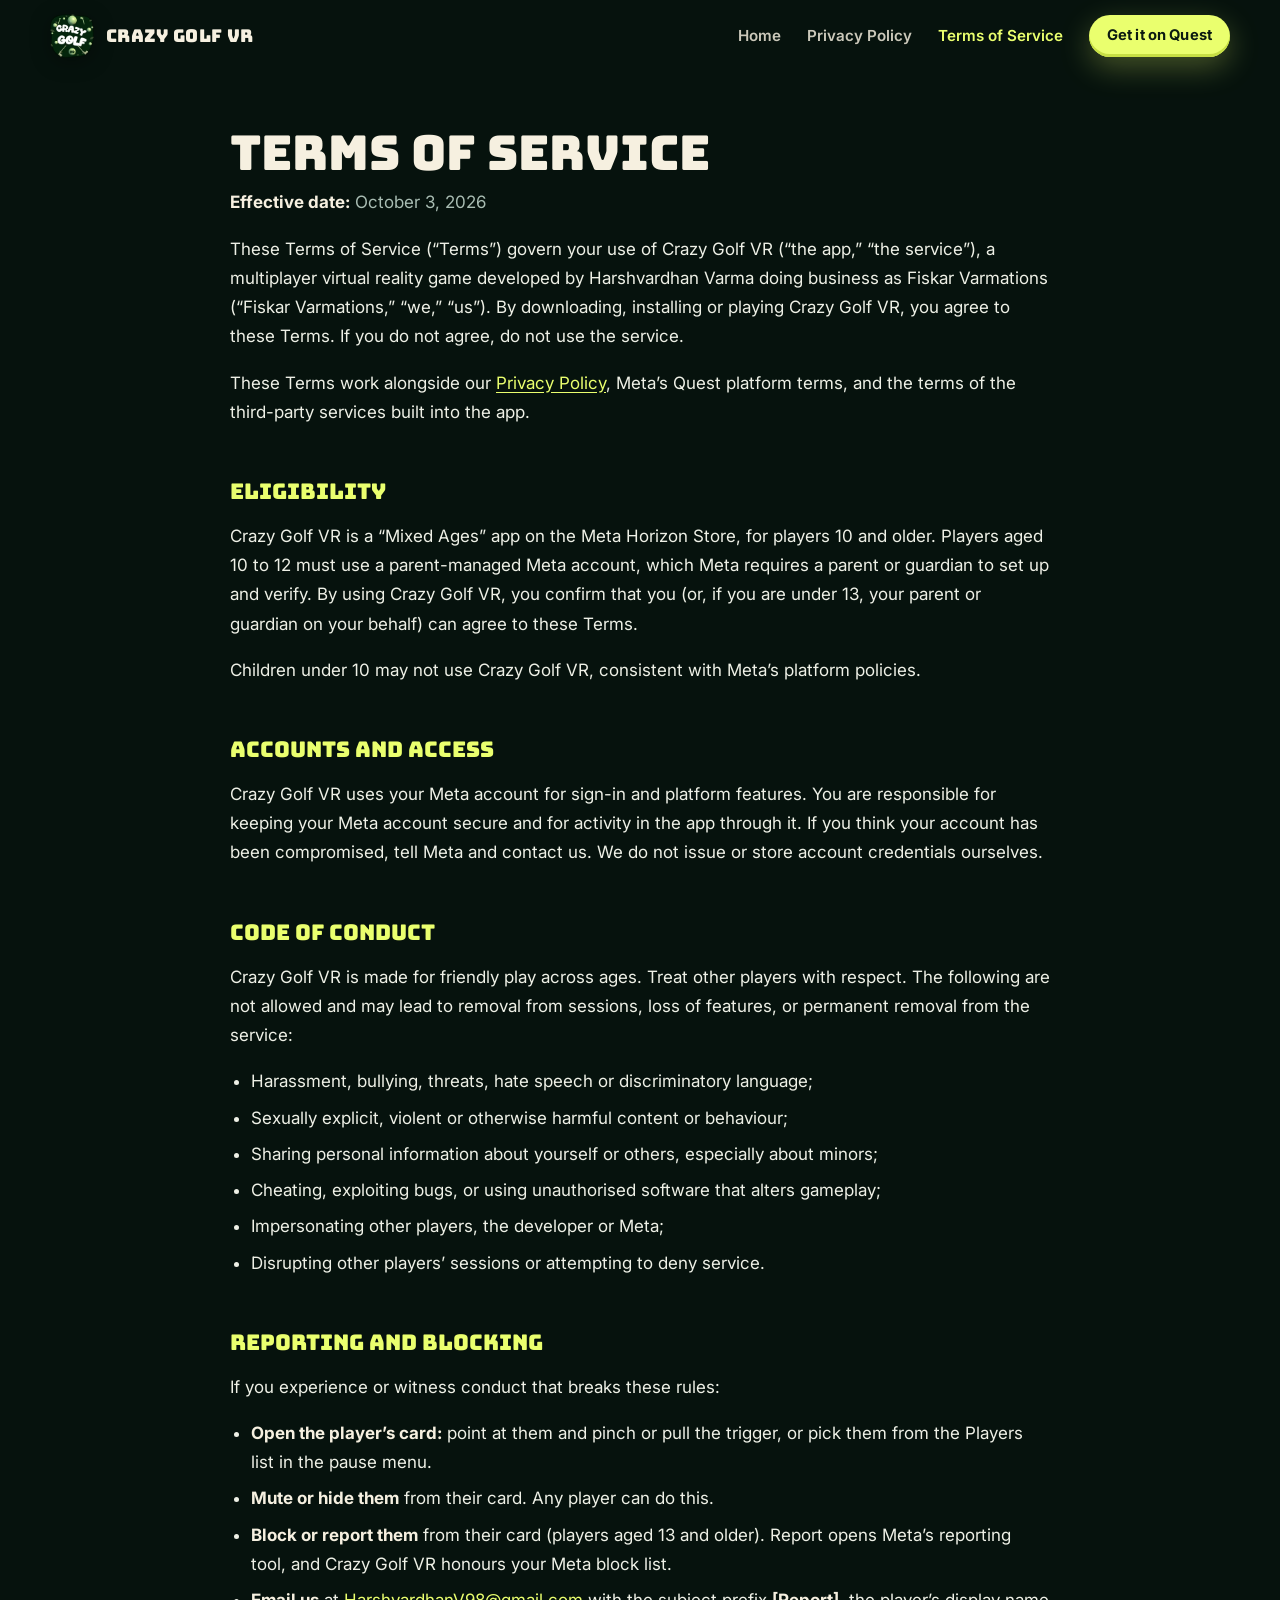
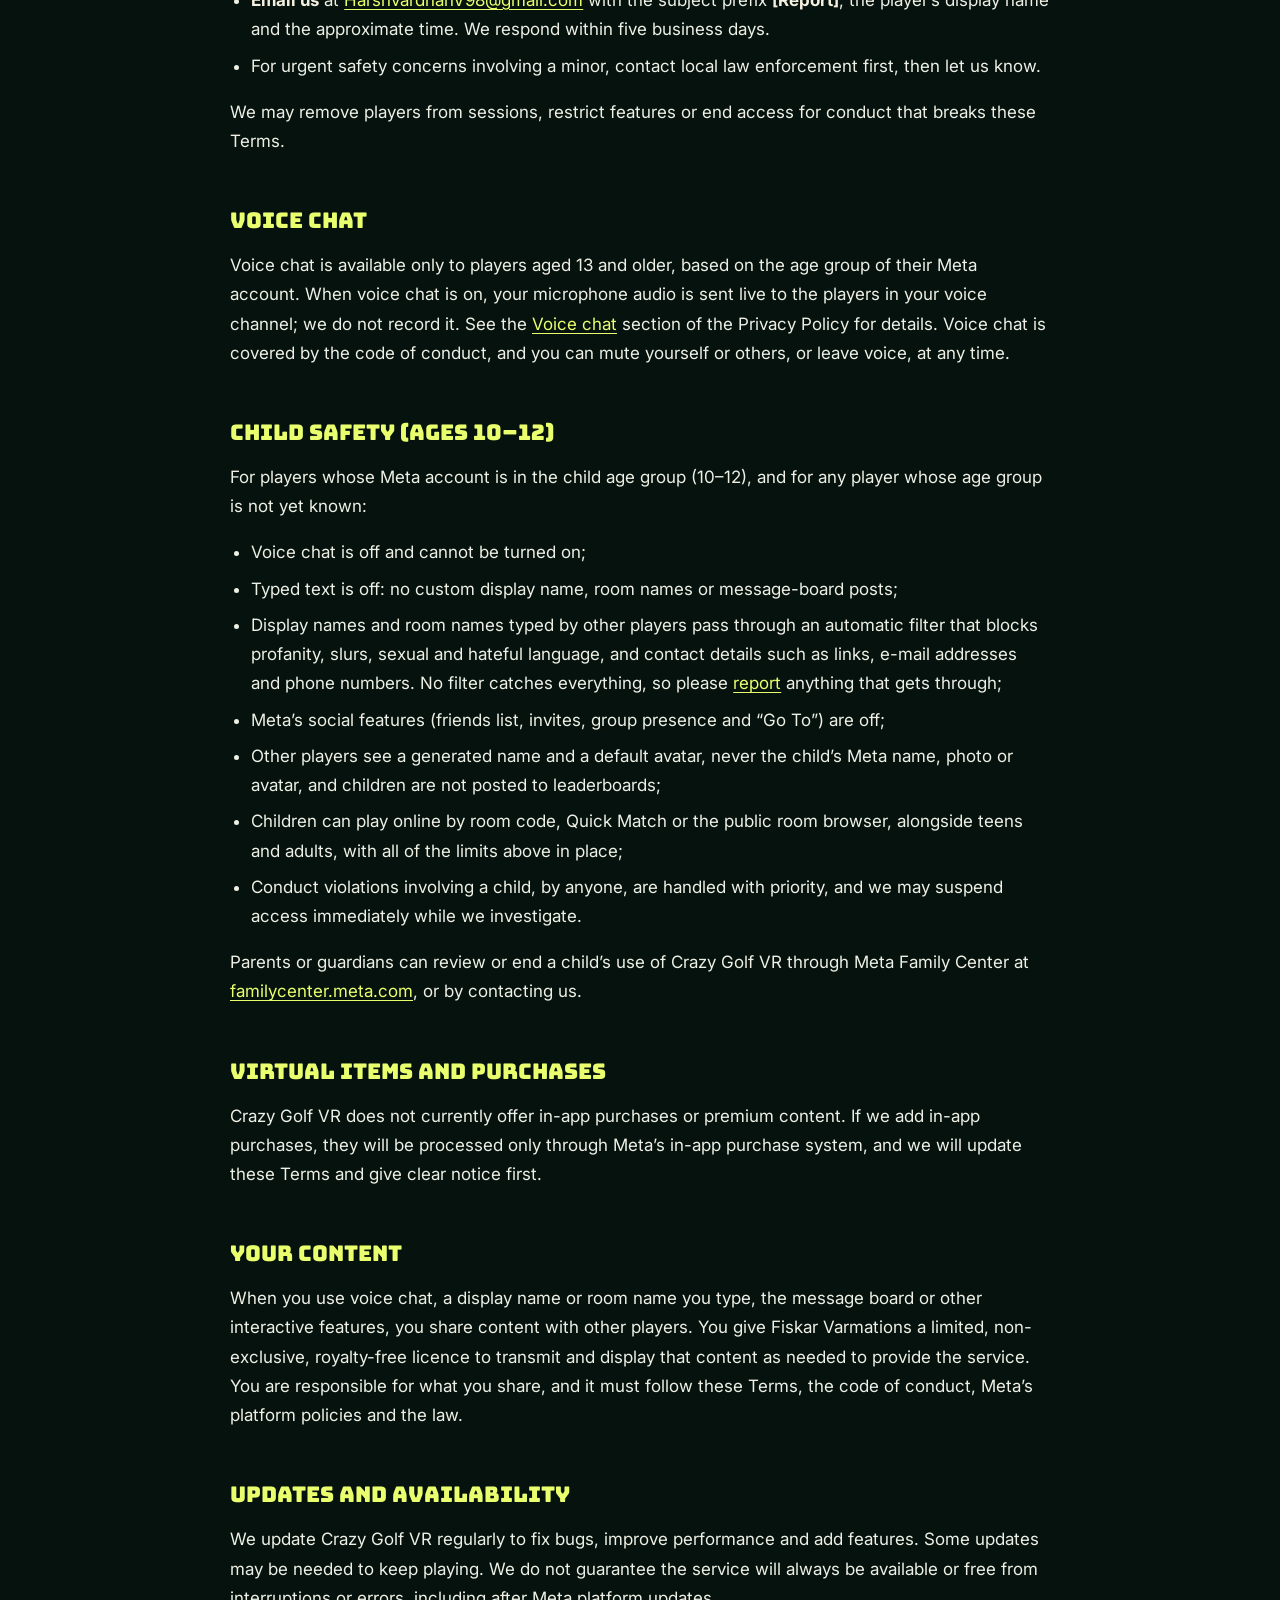
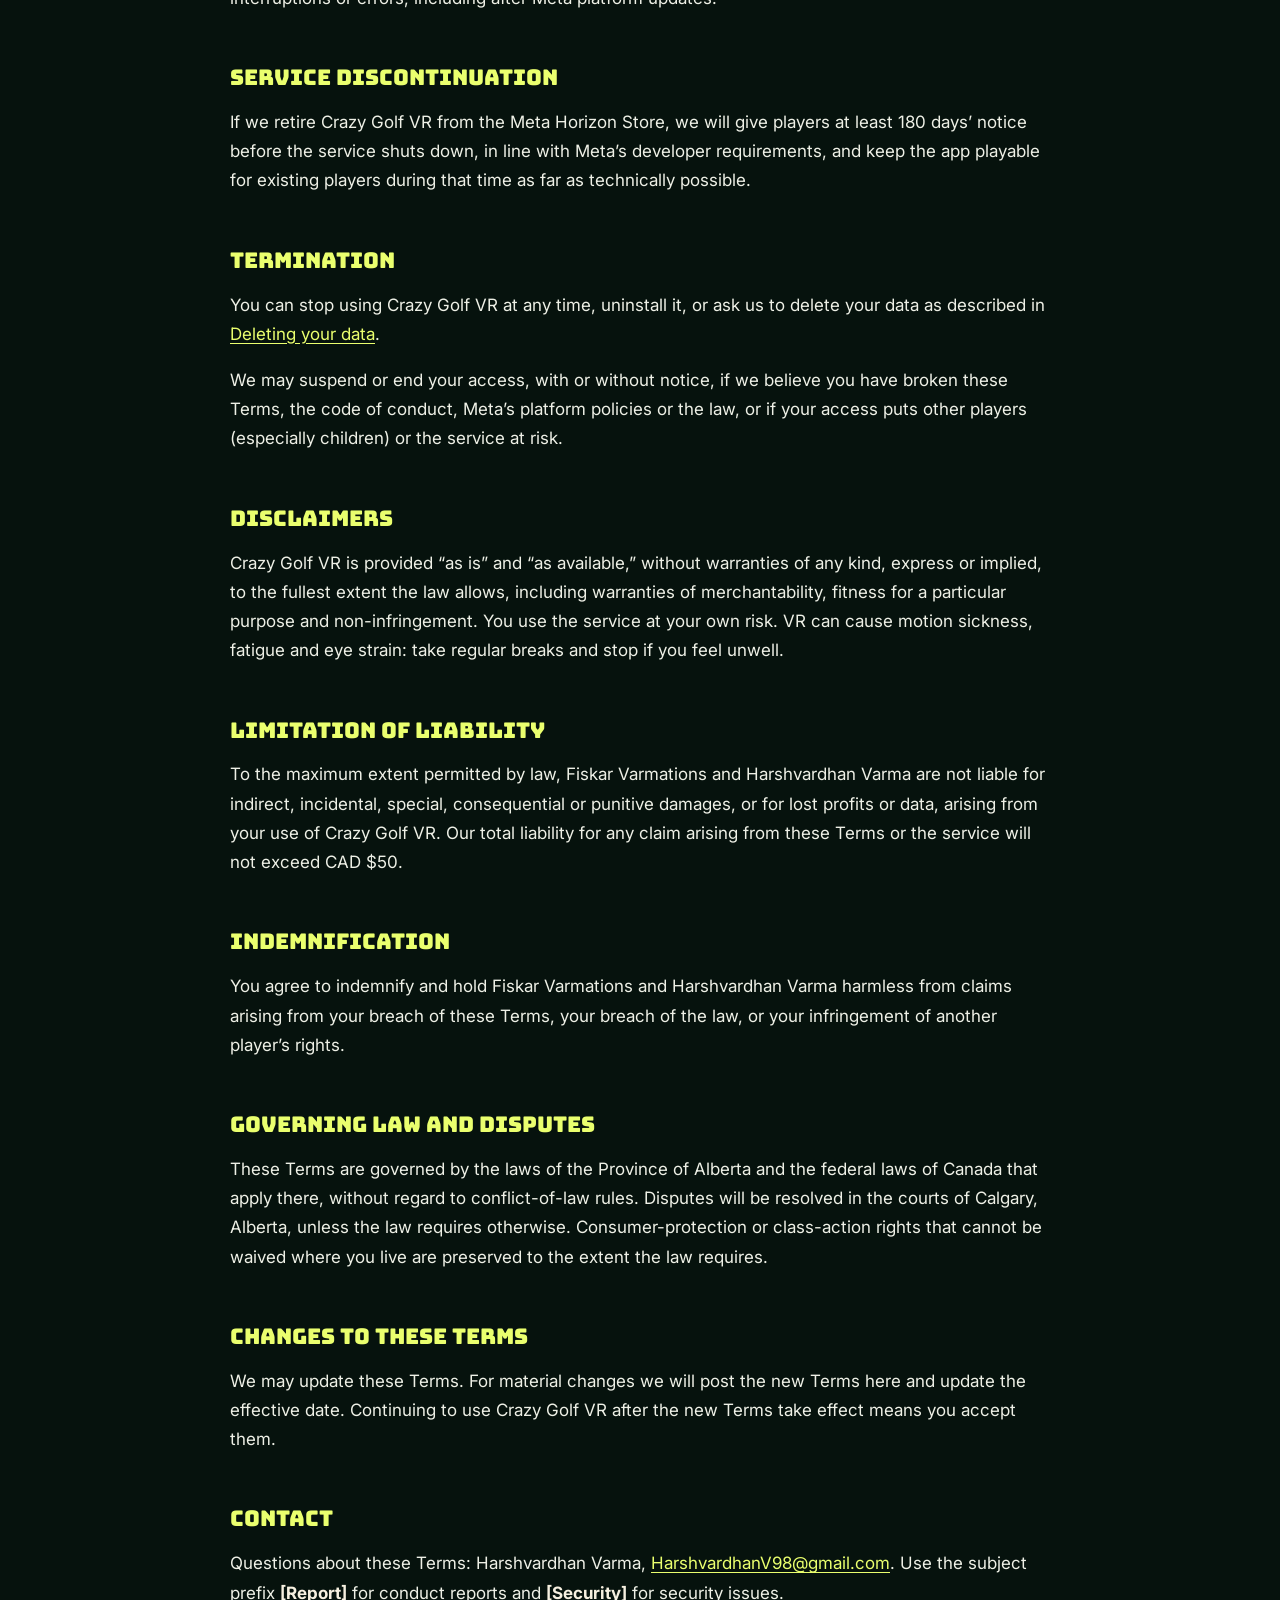
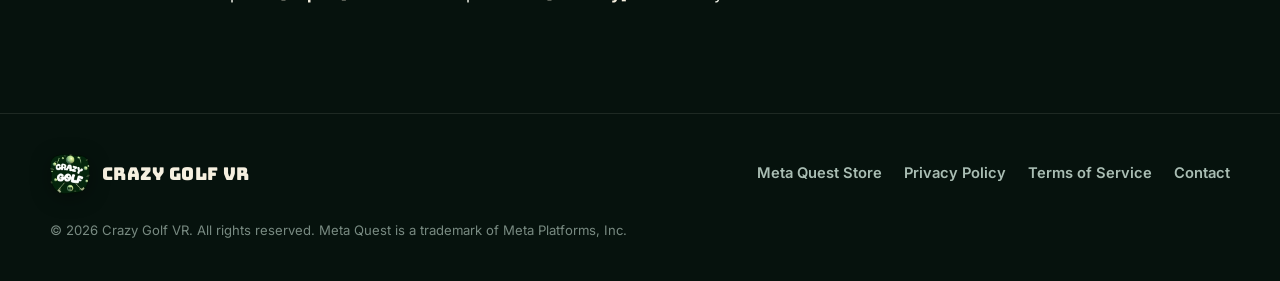
<file: terms.html>
<!DOCTYPE html>
<html lang="en">
<head>
    <meta charset="UTF-8">
    <meta name="viewport" content="width=device-width, initial-scale=1.0">
    <title>Terms of Service — Crazy Golf VR</title>
    <meta name="description" content="The terms for playing Crazy Golf VR on Meta Quest: eligibility, conduct, reporting, child safety and your rights.">
    <link rel="canonical" href="https://www.avivarma.ca/Crazy-Golf-VR/terms.html">
    <meta name="theme-color" content="#0a1d15">
    <link rel="icon" type="image/png" sizes="32x32" href="favicon-32.png">
    <link rel="icon" type="image/png" sizes="192x192" href="favicon.png">
    <link rel="apple-touch-icon" href="apple-touch-icon.png">
    <link rel="preconnect" href="https://fonts.googleapis.com">
    <link rel="preconnect" href="https://fonts.gstatic.com" crossorigin>
    <link href="https://fonts.googleapis.com/css2?family=Bungee&family=Inter:wght@400;500;600;700;800&display=swap" rel="stylesheet">
    <link rel="stylesheet" href="assets/site.css">
    <script src="assets/site.js" defer></script>
</head>
<body>
    <a class="skip-link" href="#main">Skip to content</a>

    <header class="nav is-solid" data-nav>
        <div class="container nav__bar">
            <a class="brand" href="index.html" aria-label="Crazy Golf VR home">
                <picture>
                    <source srcset="assets/img/logo-emblem-sm.webp" type="image/webp">
                    <img src="assets/img/logo-emblem-sm.png" alt="" width="44" height="44">
                </picture>
                <span>Crazy Golf VR</span>
            </a>
            <button class="nav__toggle" type="button" aria-expanded="false" aria-controls="nav-menu" data-nav-toggle>
                <span class="nav__toggle-bar"></span><span class="nav__toggle-bar"></span><span class="sr-only">Menu</span>
            </button>
            <nav class="nav__menu" id="nav-menu" aria-label="Primary">
                <a href="index.html">Home</a>
                <a href="privacy.html">Privacy Policy</a>
                <a href="terms.html" aria-current="page">Terms of Service</a>
                <a class="btn btn--lime btn--sm" href="https://www.meta.com/en-gb/experiences/crazy-golf-vr/7242557155836637/?require_login=true" target="_blank" rel="noopener noreferrer">Get it on Quest</a>
            </nav>
        </div>
    </header>

    <main id="main" class="legal">
        <div class="container legal__inner">
            <h1 class="legal__title">Terms of Service</h1>
            <p class="legal__meta"><strong>Effective date:</strong> October 3, 2026</p>

            <p>These Terms of Service (&ldquo;Terms&rdquo;) govern your use of Crazy Golf VR (&ldquo;the app,&rdquo; &ldquo;the service&rdquo;), a multiplayer virtual reality game developed by Harshvardhan Varma doing business as Fiskar Varmations (&ldquo;Fiskar Varmations,&rdquo; &ldquo;we,&rdquo; &ldquo;us&rdquo;). By downloading, installing or playing Crazy Golf VR, you agree to these Terms. If you do not agree, do not use the service.</p>
            <p>These Terms work alongside our <a href="privacy.html">Privacy Policy</a>, Meta&rsquo;s Quest platform terms, and the terms of the third-party services built into the app.</p>

            <h2 id="eligibility">Eligibility</h2>
            <p>Crazy Golf VR is a &ldquo;Mixed Ages&rdquo; app on the Meta Horizon Store, for players 10 and older. Players aged 10 to 12 must use a parent-managed Meta account, which Meta requires a parent or guardian to set up and verify. By using Crazy Golf VR, you confirm that you (or, if you are under 13, your parent or guardian on your behalf) can agree to these Terms.</p>
            <p>Children under 10 may not use Crazy Golf VR, consistent with Meta&rsquo;s platform policies.</p>

            <h2 id="accounts">Accounts and access</h2>
            <p>Crazy Golf VR uses your Meta account for sign-in and platform features. You are responsible for keeping your Meta account secure and for activity in the app through it. If you think your account has been compromised, tell Meta and contact us. We do not issue or store account credentials ourselves.</p>

            <h2 id="conduct">Code of conduct</h2>
            <p>Crazy Golf VR is made for friendly play across ages. Treat other players with respect. The following are not allowed and may lead to removal from sessions, loss of features, or permanent removal from the service:</p>
            <ul>
                <li>Harassment, bullying, threats, hate speech or discriminatory language;</li>
                <li>Sexually explicit, violent or otherwise harmful content or behaviour;</li>
                <li>Sharing personal information about yourself or others, especially about minors;</li>
                <li>Cheating, exploiting bugs, or using unauthorised software that alters gameplay;</li>
                <li>Impersonating other players, the developer or Meta;</li>
                <li>Disrupting other players&rsquo; sessions or attempting to deny service.</li>
            </ul>

            <h2 id="reporting">Reporting and blocking</h2>
            <p>If you experience or witness conduct that breaks these rules:</p>
            <ul>
                <li><strong>Open the player&rsquo;s card:</strong> point at them and pinch or pull the trigger, or pick them from the Players list in the pause menu.</li>
                <li><strong>Mute or hide them</strong> from their card. Any player can do this.</li>
                <li><strong>Block or report them</strong> from their card (players aged 13 and older). Report opens Meta&rsquo;s reporting tool, and Crazy Golf VR honours your Meta block list.</li>
                <li><strong>Email us</strong> at <a href="mailto:HarshvardhanV98@gmail.com?subject=%5BReport%5D">HarshvardhanV98@gmail.com</a> with the subject prefix <strong>[Report]</strong>, the player&rsquo;s display name and the approximate time. We respond within five business days.</li>
                <li>For urgent safety concerns involving a minor, contact local law enforcement first, then let us know.</li>
            </ul>
            <p>We may remove players from sessions, restrict features or end access for conduct that breaks these Terms.</p>

            <h2 id="voice-chat">Voice chat</h2>
            <p>Voice chat is available only to players aged 13 and older, based on the age group of their Meta account. When voice chat is on, your microphone audio is sent live to the players in your voice channel; we do not record it. See the <a href="privacy.html#voice-chat">Voice chat</a> section of the Privacy Policy for details. Voice chat is covered by the code of conduct, and you can mute yourself or others, or leave voice, at any time.</p>

            <h2 id="child-safety">Child safety (ages 10&ndash;12)</h2>
            <p>For players whose Meta account is in the child age group (10&ndash;12), and for any player whose age group is not yet known:</p>
            <ul>
                <li>Voice chat is off and cannot be turned on;</li>
                <li>Typed text is off: no custom display name, room names or message-board posts;</li>
                <li>Display names and room names typed by other players pass through an automatic filter that blocks profanity, slurs, sexual and hateful language, and contact details such as links, e-mail addresses and phone numbers. No filter catches everything, so please <a href="#reporting">report</a> anything that gets through;</li>
                <li>Meta&rsquo;s social features (friends list, invites, group presence and &ldquo;Go To&rdquo;) are off;</li>
                <li>Other players see a generated name and a default avatar, never the child&rsquo;s Meta name, photo or avatar, and children are not posted to leaderboards;</li>
                <li>Children can play online by room code, Quick Match or the public room browser, alongside teens and adults, with all of the limits above in place;</li>
                <li>Conduct violations involving a child, by anyone, are handled with priority, and we may suspend access immediately while we investigate.</li>
            </ul>
            <p>Parents or guardians can review or end a child&rsquo;s use of Crazy Golf VR through Meta Family Center at <a href="https://familycenter.meta.com/">familycenter.meta.com</a>, or by contacting us.</p>

            <h2 id="purchases">Virtual items and purchases</h2>
            <p>Crazy Golf VR does not currently offer in-app purchases or premium content. If we add in-app purchases, they will be processed only through Meta&rsquo;s in-app purchase system, and we will update these Terms and give clear notice first.</p>

            <h2 id="user-content">Your content</h2>
            <p>When you use voice chat, a display name or room name you type, the message board or other interactive features, you share content with other players. You give Fiskar Varmations a limited, non-exclusive, royalty-free licence to transmit and display that content as needed to provide the service. You are responsible for what you share, and it must follow these Terms, the code of conduct, Meta&rsquo;s platform policies and the law.</p>

            <h2 id="updates">Updates and availability</h2>
            <p>We update Crazy Golf VR regularly to fix bugs, improve performance and add features. Some updates may be needed to keep playing. We do not guarantee the service will always be available or free from interruptions or errors, including after Meta platform updates.</p>

            <h2 id="discontinuation">Service discontinuation</h2>
            <p>If we retire Crazy Golf VR from the Meta Horizon Store, we will give players at least 180 days&rsquo; notice before the service shuts down, in line with Meta&rsquo;s developer requirements, and keep the app playable for existing players during that time as far as technically possible.</p>

            <h2 id="termination">Termination</h2>
            <p>You can stop using Crazy Golf VR at any time, uninstall it, or ask us to delete your data as described in <a href="privacy.html#delete-data">Deleting your data</a>.</p>
            <p>We may suspend or end your access, with or without notice, if we believe you have broken these Terms, the code of conduct, Meta&rsquo;s platform policies or the law, or if your access puts other players (especially children) or the service at risk.</p>

            <h2 id="disclaimers">Disclaimers</h2>
            <p>Crazy Golf VR is provided &ldquo;as is&rdquo; and &ldquo;as available,&rdquo; without warranties of any kind, express or implied, to the fullest extent the law allows, including warranties of merchantability, fitness for a particular purpose and non-infringement. You use the service at your own risk. VR can cause motion sickness, fatigue and eye strain: take regular breaks and stop if you feel unwell.</p>

            <h2 id="liability">Limitation of liability</h2>
            <p>To the maximum extent permitted by law, Fiskar Varmations and Harshvardhan Varma are not liable for indirect, incidental, special, consequential or punitive damages, or for lost profits or data, arising from your use of Crazy Golf VR. Our total liability for any claim arising from these Terms or the service will not exceed CAD $50.</p>

            <h2 id="indemnification">Indemnification</h2>
            <p>You agree to indemnify and hold Fiskar Varmations and Harshvardhan Varma harmless from claims arising from your breach of these Terms, your breach of the law, or your infringement of another player&rsquo;s rights.</p>

            <h2 id="governing-law">Governing law and disputes</h2>
            <p>These Terms are governed by the laws of the Province of Alberta and the federal laws of Canada that apply there, without regard to conflict-of-law rules. Disputes will be resolved in the courts of Calgary, Alberta, unless the law requires otherwise. Consumer-protection or class-action rights that cannot be waived where you live are preserved to the extent the law requires.</p>

            <h2 id="changes">Changes to these Terms</h2>
            <p>We may update these Terms. For material changes we will post the new Terms here and update the effective date. Continuing to use Crazy Golf VR after the new Terms take effect means you accept them.</p>

            <h2 id="contact">Contact</h2>
            <p>Questions about these Terms: Harshvardhan Varma, <a href="mailto:HarshvardhanV98@gmail.com">HarshvardhanV98@gmail.com</a>. Use the subject prefix <strong>[Report]</strong> for conduct reports and <strong>[Security]</strong> for security issues.</p>
        </div>
    </main>

    <footer class="footer">
        <div class="container footer__grid">
            <a class="brand" href="index.html">
                <picture>
                    <source srcset="assets/img/logo-emblem-sm.webp" type="image/webp">
                    <img src="assets/img/logo-emblem-sm.png" alt="" width="40" height="40" loading="lazy">
                </picture>
                <span>Crazy Golf VR</span>
            </a>
            <nav class="footer__links" aria-label="Footer">
                <a href="https://www.meta.com/en-gb/experiences/crazy-golf-vr/7242557155836637/?require_login=true" target="_blank" rel="noopener noreferrer">Meta Quest Store</a>
                <a href="privacy.html">Privacy Policy</a>
                <a href="terms.html">Terms of Service</a>
                <a href="mailto:HarshvardhanV98@gmail.com">Contact</a>
            </nav>
            <p class="footer__legal">&copy; 2026 Crazy Golf VR. All rights reserved. Meta Quest is a trademark of Meta Platforms, Inc.</p>
        </div>
    </footer>
</body>
</html>
</file>
<file: assets/site.css>
/* Crazy Golf VR — landing page. Palette and type follow the game: forest greens, lime and
   gold accents, cream text, Bungee display type (the in-game title font) with Inter body. */

:root {
    --forest-950: #06120d;
    --forest-900: #0a1d15;
    --forest-850: #0d2519;
    --forest-800: #11301f;
    --forest-700: #1a4630;
    --forest-600: #25603f;
    --lime: #eaff6e;
    --lime-deep: #c7df45;
    --gold: #e8c064;
    --gold-bright: #f4d27a;
    --orange: #f39a33;
    --cream: #f6f0e0;
    --text: #eef0e6;
    --muted: #a9bdb3;
    --ink: #0b1a10;
    --line: rgba(234, 255, 110, 0.14);
    --line-soft: rgba(246, 240, 224, 0.1);
    --radius-lg: 28px;
    --radius: 18px;
    --shadow: 0 30px 80px rgba(0, 0, 0, 0.45);
    --container: 1180px;
    --display: 'Bungee', 'Inter', system-ui, sans-serif;
    --body: 'Inter', system-ui, -apple-system, 'Segoe UI', sans-serif;
}

*, *::before, *::after { box-sizing: border-box; }

html { scroll-behavior: smooth; scroll-padding-top: 84px; }

body {
    margin: 0;
    font-family: var(--body);
    font-size: 17px;
    line-height: 1.6;
    color: var(--text);
    background: var(--forest-950);
    -webkit-font-smoothing: antialiased;
    /* The tilted ticker overhangs both edges; clip it without making a scroll container. */
    overflow-x: clip;
}

img { display: block; max-width: 100%; height: auto; }
picture { display: block; }
a { color: inherit; }

.container { width: min(var(--container), 100% - 32px); margin-inline: auto; }

.sr-only, .skip-link:not(:focus) {
    position: absolute; width: 1px; height: 1px; padding: 0; margin: -1px;
    overflow: hidden; clip: rect(0 0 0 0); white-space: nowrap; border: 0;
}
.skip-link:focus {
    position: fixed; top: 12px; left: 12px; z-index: 100; padding: 10px 16px;
    background: var(--lime); color: var(--ink); border-radius: 10px; font-weight: 700;
}

:focus-visible { outline: 3px solid var(--lime); outline-offset: 3px; border-radius: 6px; }

/* ---------- Type ---------- */

.display {
    font-family: var(--display);
    font-weight: 400;
    font-size: clamp(2rem, 4.2vw, 3.4rem);
    line-height: 1.02;
    letter-spacing: 0.01em;
    margin: 0 0 18px;
    color: var(--cream);
    text-wrap: balance;
}

.eyebrow {
    margin: 0 0 14px;
    font-weight: 700;
    font-size: 0.8rem;
    letter-spacing: 0.22em;
    text-transform: uppercase;
    color: var(--lime);
}

.lede { font-size: 1.12rem; color: var(--muted); max-width: 60ch; margin: 0 0 20px; }

/* ---------- Buttons ---------- */

.btn {
    display: inline-flex;
    align-items: center;
    justify-content: center;
    gap: 10px;
    padding: 13px 22px;
    border-radius: 999px;
    font-weight: 700;
    text-decoration: none;
    letter-spacing: 0.01em;
    transition: transform 0.2s ease, box-shadow 0.2s ease, background-color 0.2s ease, color 0.2s ease;
}
.btn:hover { transform: translateY(-2px); }
.btn--sm { padding: 9px 18px; font-size: 0.92rem; }
.btn--lg { padding: 16px 30px; font-size: 1.05rem; }
.btn--lime {
    background: var(--lime);
    color: var(--ink);
    box-shadow: 0 10px 30px rgba(234, 255, 110, 0.28), inset 0 -3px 0 var(--lime-deep);
}
.btn--lime:hover { box-shadow: 0 16px 40px rgba(234, 255, 110, 0.38), inset 0 -3px 0 var(--lime-deep); }
.btn--ghost {
    color: var(--cream);
    background: rgba(246, 240, 224, 0.08);
    border: 1.5px solid rgba(246, 240, 224, 0.35);
    backdrop-filter: blur(6px);
}
.btn--ghost:hover { background: rgba(246, 240, 224, 0.16); }

.chip {
    display: inline-block;
    padding: 5px 12px;
    border-radius: 999px;
    font-size: 0.78rem;
    font-weight: 800;
    letter-spacing: 0.12em;
    text-transform: uppercase;
    color: var(--ink);
    background: var(--gold);
}

/* ---------- Navigation ---------- */

.nav {
    position: fixed;
    inset: 0 0 auto;
    z-index: 50;
    transition: background-color 0.25s ease, box-shadow 0.25s ease;
}
.nav.is-solid {
    background: rgba(6, 18, 13, 0.88);
    backdrop-filter: blur(12px);
    box-shadow: 0 1px 0 var(--line-soft);
}
.nav__bar { display: flex; align-items: center; justify-content: space-between; gap: 20px; height: 72px; }

.brand { display: inline-flex; align-items: center; gap: 12px; text-decoration: none; }
.brand img { width: 44px; height: 44px; filter: drop-shadow(0 4px 10px rgba(0, 0, 0, 0.35)); }
.brand span { font-family: var(--display); font-size: 1.1rem; color: var(--cream); letter-spacing: 0.02em; }

.nav__menu { display: flex; align-items: center; gap: 26px; }
.nav__menu a:not(.btn) {
    text-decoration: none;
    font-weight: 600;
    font-size: 0.95rem;
    color: rgba(246, 240, 224, 0.82);
    transition: color 0.2s ease;
}
.nav__menu a:not(.btn):hover { color: var(--lime); }

.nav__toggle { display: none; }

/* ---------- Hero ---------- */

.hero {
    position: relative;
    min-height: 100svh;
    display: grid;
    align-items: center;
    overflow: hidden;
    padding: 96px 0 128px;
    isolation: isolate;
}
.hero__video {
    position: absolute;
    inset: 0;
    width: 100%;
    height: 100%;
    object-fit: cover;
    z-index: -2;
}
.hero__shade {
    position: absolute;
    inset: 0;
    z-index: -1;
    background:
        radial-gradient(ellipse at 50% 38%, rgba(6, 18, 13, 0.25), rgba(6, 18, 13, 0.82) 70%),
        linear-gradient(180deg, rgba(6, 18, 13, 0.55) 0%, rgba(6, 18, 13, 0.2) 35%, rgba(6, 18, 13, 0.92) 100%);
}
.hero__inner { display: flex; flex-direction: column; align-items: center; text-align: center; }
.hero__logo { width: clamp(200px, min(30vw, 38vh), 400px); margin-bottom: 4px; }
.hero__logo img { filter: drop-shadow(0 22px 40px rgba(0, 0, 0, 0.55)); animation: float 6s ease-in-out infinite; }
.hero__title {
    font-family: var(--display);
    font-weight: 400;
    font-size: clamp(2.1rem, min(5.2vw, 7.4vh), 4.2rem);
    line-height: 0.98;
    margin: 2px 0 16px;
    color: var(--cream);
    text-shadow: 0 6px 30px rgba(0, 0, 0, 0.5);
}
.hero__title span { color: var(--lime); }
.hero__lede { max-width: 58ch; font-size: 1.12rem; color: rgba(246, 240, 224, 0.9); margin: 0 0 24px; text-shadow: 0 2px 16px rgba(0, 0, 0, 0.6); }
.hero__actions { display: flex; flex-wrap: wrap; justify-content: center; gap: 14px; }
.hero__platform {
    display: inline-flex;
    align-items: center;
    gap: 12px;
    margin: 20px 0 0;
    font-size: 0.8rem;
    letter-spacing: 0.18em;
    text-transform: uppercase;
    color: rgba(246, 240, 224, 0.7);
}
.hero__platform img { width: 150px; height: auto; opacity: 0.9; }

/* Scroll cue: a ball rolls down a putting line and drops into the cup. */
.scroll-cue {
    position: absolute;
    left: 50%;
    bottom: 40px;
    transform: translateX(-50%);
    display: flex;
    flex-direction: column;
    align-items: center;
    padding: 6px 14px 4px 10px; /* a comfortable hit area */
    text-decoration: none;
    color: rgba(246, 240, 224, 0.62);
    transition: color 0.2s ease;
}
.scroll-cue:hover { color: var(--lime); }
.scroll-cue__line {
    position: relative;
    width: 2px;
    height: 36px;
    background: repeating-linear-gradient(180deg, rgba(234, 255, 110, 0.55) 0 4px, transparent 4px 8px);
    border-radius: 2px;
}
.scroll-cue__ball {
    position: absolute;
    left: 50%;
    top: 0;
    width: 14px;
    height: 14px;
    margin-left: -7px;
    border-radius: 50%;
    background: radial-gradient(circle at 35% 30%, #ffffff 0 35%, #e3e8dc 60%, #aeb8a6 100%);
    box-shadow: 0 2px 6px rgba(0, 0, 0, 0.45);
    animation: putt 2.4s cubic-bezier(0.45, 0, 0.55, 1) infinite;
}
.scroll-cue__cup {
    position: relative;
    width: 30px;
    height: 10px;
    margin-top: -1px;
    border-radius: 50%;
    background: radial-gradient(ellipse at 50% 35%, #020604 0 55%, #0b1a10 100%);
    box-shadow: 0 0 0 1.5px rgba(234, 255, 110, 0.55), 0 0 12px rgba(234, 255, 110, 0.25);
}
.scroll-cue__cup::before { /* the flag pin */
    content: '';
    position: absolute;
    left: 25px;
    bottom: 5px;
    width: 1.5px;
    height: 26px;
    background: rgba(246, 240, 224, 0.7);
}
.scroll-cue__cup::after { /* the flag */
    content: '';
    position: absolute;
    left: 26.5px;
    bottom: 22px;
    width: 12px;
    height: 8px;
    background: var(--orange);
    clip-path: polygon(0 0, 100% 50%, 0 100%);
    animation: flag 2.4s ease-in-out infinite;
    transform-origin: left center;
}

@keyframes putt {
    0% { transform: translateY(-4px) scale(1); opacity: 0; }
    12% { opacity: 1; }
    68% { transform: translateY(26px) scale(1); opacity: 1; }
    80% { transform: translateY(32px) scale(0.55); opacity: 0.85; }
    86%, 100% { transform: translateY(34px) scale(0.25); opacity: 0; }
}
@keyframes flag { 0%, 70%, 100% { transform: scaleX(1); } 80% { transform: scaleX(0.7); } 90% { transform: scaleX(1.1); } }

@keyframes float { 50% { transform: translateY(-10px) rotate(-1deg); } }

/* ---------- Ticker ---------- */

/* The band is tilted and wider than the page; the wrapper clips it to the viewport width. */
.ticker-wrap { overflow: hidden; margin-top: -24px; padding: 10px 0; position: relative; z-index: 2; }
.ticker {
    overflow: hidden;
    background: var(--lime);
    color: var(--ink);
    border-block: 3px solid var(--ink);
    transform: rotate(-1.2deg);
    margin: 0 -24px;
}
.ticker__track {
    display: flex;
    width: max-content;
    align-items: center;
    gap: 26px;
    padding: 14px 0;
    font-family: var(--display);
    font-size: 1.15rem;
    white-space: nowrap;
    animation: ticker 36s linear infinite;
}
.ticker__track i { font-style: normal; color: var(--forest-700); }
@keyframes ticker { to { transform: translateX(-50%); } }

/* ---------- Sections ---------- */

.section { padding: clamp(80px, 11vw, 140px) 0; position: relative; }
.section__head { text-align: center; margin: 0 auto 48px; max-width: 760px; }
.section__head .lede { margin-inline: auto; }

.how { background: linear-gradient(180deg, var(--forest-950), var(--forest-900)); }
.how__grid { display: grid; grid-template-columns: 1fr 1.05fr; gap: clamp(40px, 6vw, 80px); align-items: center; }

.steps { list-style: none; margin: 28px 0 0; padding: 0; display: grid; gap: 22px; }
.steps li { display: grid; grid-template-columns: auto 1fr; gap: 18px; align-items: start; }
.steps__num {
    font-family: var(--display);
    font-size: 1.1rem;
    color: var(--ink);
    background: var(--lime);
    width: 48px;
    height: 48px;
    display: grid;
    place-items: center;
    border-radius: 14px;
    box-shadow: inset 0 -3px 0 var(--lime-deep);
}
.steps h3 { margin: 2px 0 4px; font-size: 1.2rem; color: var(--cream); }
.steps p { margin: 0; color: var(--muted); }

.how__hud {
    margin: 0;
    padding: clamp(24px, 4vw, 44px);
    border-radius: var(--radius-lg);
    background:
        radial-gradient(circle at 20% 0%, rgba(234, 255, 110, 0.12), transparent 55%),
        linear-gradient(160deg, var(--forest-700), var(--forest-850));
    border: 1px solid var(--line);
    box-shadow: var(--shadow);
    display: grid;
    gap: 18px;
}
.how__hud-card { width: 100%; filter: drop-shadow(0 18px 30px rgba(0, 0, 0, 0.45)); }
.how__hud-card--top { width: 86%; margin-left: auto; }
.how__hud figcaption { font-size: 0.9rem; color: var(--muted); text-align: center; }

/* ---------- Courses ---------- */

.courses { background: var(--forest-900); }
.courses::before {
    content: '';
    position: absolute;
    inset: 0;
    background: radial-gradient(ellipse at 50% 0%, rgba(232, 192, 100, 0.08), transparent 60%);
    pointer-events: none;
}


/* The course select: a stage plays the chosen course; the rail lists all seven in unlock order.
   Without JavaScript the panels simply stack as a list. */
.showcase__stage { display: grid; gap: clamp(48px, 7vw, 72px); }
.showcase__panel {
    display: grid;
    grid-template-columns: minmax(0, 1.7fr) minmax(0, 1fr);
    align-items: center;
    gap: clamp(28px, 4vw, 60px);
}
.showcase__media {
    position: relative;
    aspect-ratio: 16 / 9;
    border-radius: var(--radius-lg);
    overflow: hidden;
    background: var(--forest-950);
    box-shadow: var(--shadow);
    isolation: isolate;
}
.showcase__media::after {
    content: '';
    position: absolute;
    inset: 0;
    border-radius: inherit;
    box-shadow: inset 0 0 0 1px rgba(246, 240, 224, 0.08), inset 0 -80px 90px -60px rgba(6, 18, 13, 0.6);
    pointer-events: none;
}
.showcase__media video { display: block; width: 100%; height: 100%; object-fit: cover; }
.showcase__num {
    display: block;
    margin-bottom: 10px;
    font-weight: 800;
    font-size: 0.8rem;
    letter-spacing: 0.22em;
    text-transform: uppercase;
    color: var(--lime);
}
.showcase__num span { color: var(--muted); }
.showcase__name {
    font-family: var(--display);
    font-weight: 400;
    font-size: clamp(2rem, 3.4vw, 3rem);
    line-height: 1;
    margin: 0 0 14px;
    color: var(--cream);
    text-wrap: balance;
}
.showcase__info p { margin: 0 0 18px; color: var(--muted); }
.showcase__tags { list-style: none; display: flex; flex-wrap: wrap; gap: 8px; margin: 0 0 22px; padding: 0; }
.showcase__tags li {
    padding: 6px 13px;
    border-radius: 999px;
    font-size: 0.86rem;
    font-weight: 600;
    color: var(--cream);
    background: rgba(246, 240, 224, 0.06);
    border: 1px solid var(--line);
}

.showcase__rail { display: none; }
.showcase.is-live .showcase__rail {
    display: grid;
    grid-template-columns: repeat(7, minmax(0, 1fr));
    gap: 14px;
    margin-top: clamp(30px, 4vw, 46px);
}
.showcase.is-live .showcase__stage { gap: 0; }
.showcase.is-live .showcase__panel {
    grid-area: 1 / 1;
    opacity: 0;
    visibility: hidden;
}
.showcase.is-live .showcase__panel.is-active { opacity: 1; visibility: visible; }
.showcase.is-live .showcase__info { transform: translateY(10px); }
/* Fades start one frame after setup, so the switch from list to stage never shows. */
.showcase.is-ready .showcase__panel { transition: opacity 0.45s ease, visibility 0s linear 0.45s; }
.showcase.is-ready .showcase__panel.is-active { transition: opacity 0.45s ease; }
.showcase.is-ready .showcase__info { transition: transform 0.45s ease; }
.showcase.is-live .is-active .showcase__info { transform: none; }

.showcase__tab {
    display: grid;
    gap: 6px;
    padding: 0;
    border: 0;
    background: none;
    color: inherit;
    font: inherit;
    text-align: left;
    cursor: pointer;
}
.showcase__tab img {
    width: 100%;
    aspect-ratio: 16 / 9;
    object-fit: cover;
    border-radius: 12px;
    opacity: 0.5;
    filter: saturate(0.6);
    box-shadow: 0 0 0 1px var(--line-soft);
    transition: opacity 0.25s ease, filter 0.25s ease, transform 0.25s ease, box-shadow 0.25s ease;
}
.showcase__tab:hover img, .showcase__tab:focus-visible img { opacity: 0.9; filter: none; transform: translateY(-3px); }
.showcase__tab:focus-visible { outline: none; }
.showcase__tab:focus-visible img { box-shadow: 0 0 0 2px var(--cream); }
.showcase__tab[aria-selected="true"] img { opacity: 1; filter: none; box-shadow: 0 0 0 2px var(--lime), 0 14px 30px rgba(0, 0, 0, 0.45); }
.showcase__tab-num { margin-top: 4px; font-size: 0.7rem; font-weight: 800; letter-spacing: 0.18em; text-transform: uppercase; color: var(--muted); }
.showcase__tab[aria-selected="true"] .showcase__tab-num { color: var(--lime); }
.showcase__tab-name { font-size: 0.92rem; font-weight: 700; line-height: 1.2; color: var(--cream); }
/* While it advances on its own, the active tab shows how long until the next course. */
.showcase__progress { position: relative; height: 3px; margin-top: 4px; border-radius: 3px; background: var(--line-soft); overflow: hidden; opacity: 0; }
.showcase__progress::after { content: ''; position: absolute; inset: 0; background: var(--lime); transform: scaleX(0); transform-origin: left; }
.showcase.is-auto .showcase__progress { opacity: 1; }
.showcase.is-auto .showcase__tab[aria-selected="true"] .showcase__progress::after { animation: showcase-progress 7s linear forwards; }
.showcase.is-paused .showcase__progress::after, .showcase.is-offscreen .showcase__progress::after { animation-play-state: paused !important; }
@keyframes showcase-progress { to { transform: scaleX(1); } }

/* ---------- Modes ---------- */

.modes { background: linear-gradient(180deg, var(--forest-900), var(--forest-950)); }
.mode-grid { display: grid; grid-template-columns: repeat(3, 1fr); gap: 24px; }
.mode {
    padding: 34px 30px;
    border-radius: var(--radius-lg);
    background: rgba(246, 240, 224, 0.04);
    border: 1px solid var(--line-soft);
}
.mode h3 { font-family: var(--display); font-weight: 400; font-size: 1.8rem; margin: 14px 0 10px; color: var(--cream); }
.mode p { margin: 0; color: var(--muted); }
.mode__players {
    display: inline-block;
    padding: 6px 12px;
    border-radius: 999px;
    font-size: 0.78rem;
    font-weight: 800;
    letter-spacing: 0.14em;
    text-transform: uppercase;
    border: 1.5px solid var(--gold);
    color: var(--gold);
}
.mode--accent { background: linear-gradient(160deg, var(--forest-600), var(--forest-800)); border-color: var(--line); box-shadow: var(--shadow); }
.mode--accent .mode__players { background: var(--lime); border-color: var(--lime); color: var(--ink); }

/* ---------- Split features ---------- */

.split { background: var(--forest-950); }
.split--reverse { background: var(--forest-900); }
.split__grid { display: grid; grid-template-columns: 1.15fr 1fr; gap: clamp(40px, 6vw, 84px); align-items: center; }
.split--reverse .split__media { order: 2; }
.split__media { position: relative; }
.split__media > picture img { width: 100%; border-radius: var(--radius-lg); box-shadow: var(--shadow); aspect-ratio: 14 / 9; object-fit: cover; }
.split__inset { position: absolute; right: -28px; bottom: -40px; width: 46%; }
.split__inset img { border-radius: var(--radius); border: 4px solid var(--forest-950); box-shadow: var(--shadow); }

.feature-list { list-style: none; margin: 8px 0 0; padding: 0; display: grid; gap: 16px; }
.feature-list li { position: relative; padding-left: 34px; color: var(--muted); }
.feature-list li::before {
    content: '';
    position: absolute;
    left: 0;
    top: 0.35em;
    width: 18px;
    height: 18px;
    border-radius: 50%;
    background: radial-gradient(circle at 35% 35%, #fff, #dfe6d8 55%, #b9c3b1);
    box-shadow: 0 0 0 3px rgba(234, 255, 110, 0.25);
}
.feature-list strong { color: var(--cream); }

/* ---------- Proof ---------- */

.proof { background: var(--gold); color: var(--ink); padding: 44px 0; }
.proof__grid { display: grid; grid-template-columns: repeat(4, 1fr); gap: 20px; text-align: center; }
.proof strong { display: block; font-family: var(--display); font-weight: 400; font-size: clamp(2rem, 4vw, 3rem); line-height: 1; }
.proof span { display: block; margin-top: 8px; font-weight: 700; font-size: 0.9rem; letter-spacing: 0.06em; text-transform: uppercase; }

/* ---------- Final CTA ---------- */

.final { position: relative; overflow: hidden; padding: clamp(100px, 13vw, 170px) 0; text-align: center; isolation: isolate; }
.final__bg { position: absolute; inset: 0; z-index: -2; }
.final__bg img { width: 100%; height: 100%; object-fit: cover; }
.final::after {
    content: '';
    position: absolute;
    inset: 0;
    z-index: -1;
    background: radial-gradient(ellipse at center, rgba(6, 18, 13, 0.6), rgba(6, 18, 13, 0.94) 72%);
}
.final__inner { display: flex; flex-direction: column; align-items: center; }
.final__emblem { width: clamp(150px, 18vw, 220px); margin-bottom: 18px; }
.final__emblem img { filter: drop-shadow(0 20px 40px rgba(0, 0, 0, 0.5)); }
.final .lede { margin-inline: auto; color: rgba(246, 240, 224, 0.85); }

/* ---------- Footer ---------- */

.footer { background: var(--forest-950); border-top: 1px solid var(--line-soft); padding: 40px 0; }
.footer__grid { display: flex; flex-wrap: wrap; align-items: center; justify-content: space-between; gap: 20px 32px; }
.footer .brand img { width: 40px; height: 40px; }
.footer__links { display: flex; flex-wrap: wrap; gap: 22px; }
.footer__links a { text-decoration: none; color: var(--muted); font-weight: 600; font-size: 0.92rem; }
.footer__links a:hover { color: var(--lime); }
.footer__legal { width: 100%; margin: 6px 0 0; font-size: 0.82rem; color: rgba(169, 189, 179, 0.7); }

/* ---------- Responsive ---------- */

@media (max-width: 980px) {
    .how__grid, .split__grid { grid-template-columns: 1fr; }
    .split--reverse .split__media { order: 0; }
    .split__inset { right: 12px; bottom: -28px; width: 42%; }
    .split__copy { margin-top: 24px; }
    .mode-grid { grid-template-columns: 1fr; }
    .showcase__panel { grid-template-columns: 1fr; gap: 24px; }
    .showcase.is-live .showcase__rail {
        grid-template-columns: none;
        grid-auto-flow: column;
        grid-auto-columns: 150px;
        overflow-x: auto;
        scroll-snap-type: x mandatory;
        padding: 4px 2px 10px;
        margin-inline: -2px;
        scrollbar-width: thin;
    }
    .showcase__tab { scroll-snap-align: start; }
    .proof__grid { grid-template-columns: repeat(2, 1fr); row-gap: 30px; }
}

@media (max-width: 960px) {
    .nav { background: rgba(6, 18, 13, 0.9); backdrop-filter: blur(12px); }
    .nav__toggle {
        display: inline-flex;
        flex-direction: column;
        justify-content: center;
        gap: 6px;
        width: 44px;
        height: 44px;
        padding: 0 10px;
        border: 1.5px solid rgba(246, 240, 224, 0.25);
        border-radius: 12px;
        background: transparent;
        cursor: pointer;
    }
    .nav__toggle-bar { display: block; height: 2px; border-radius: 2px; background: var(--cream); transition: transform 0.2s ease; }
    .nav[data-open] .nav__toggle-bar:first-child { transform: translateY(4px) rotate(45deg); }
    .nav[data-open] .nav__toggle-bar:nth-child(2) { transform: translateY(-4px) rotate(-45deg); }
    .nav__menu {
        position: absolute;
        top: 72px;
        left: 0;
        right: 0;
        flex-direction: column;
        align-items: stretch;
        gap: 4px;
        padding: 12px 16px 20px;
        background: rgba(6, 18, 13, 0.97);
        border-bottom: 1px solid var(--line-soft);
        display: none;
    }
    .nav[data-open] .nav__menu { display: flex; }
    .nav__menu a:not(.btn) { padding: 12px 4px; font-size: 1.05rem; border-bottom: 1px solid var(--line-soft); }
    .nav__menu .btn { margin-top: 12px; }
}

@media (max-width: 620px) {
    body { font-size: 16px; }
    .hero { padding-top: 96px; }
    .hero__actions .btn { width: 100%; }
    .brand span { font-size: 0.98rem; }
    .ticker__track { font-size: 1rem; }
    .split__inset { display: none; }
}

@media (prefers-reduced-motion: reduce) {
    html { scroll-behavior: auto; }
    .scroll-cue__ball { transform: translateY(22px); opacity: 1; }
    *, *::before, *::after { animation: none !important; transition: none !important; }
}

/* ---------- Legal pages (privacy, terms) ---------- */

.nav__menu a[aria-current="page"] { color: var(--lime); }
/* Seven links fit on one line from about 945 px; below 960 px the menu button takes over. */
.nav__menu a { white-space: nowrap; }
.nav .brand { flex-shrink: 0; }
@media (min-width: 961px) and (max-width: 1180px) { .nav__menu { gap: 18px; } .nav__menu a:not(.btn) { font-size: 0.9rem; } }

.legal { padding: 128px 0 88px; }
.legal__inner { max-width: 820px; }
.legal__title { font-family: var(--display); font-weight: 400; font-size: clamp(2rem, 5vw, 3rem); line-height: 1.05; color: var(--cream); margin: 0 0 10px; }
.legal__meta { color: var(--muted); margin: 0 0 8px; }
.legal__summary {
    margin: 28px 0 8px; padding: 20px 24px; border-radius: var(--radius);
    background: var(--forest-900); border: 1px solid var(--line);
}
.legal__summary p { margin: 0 0 8px; }
.legal__summary ul { margin: 0; }
.legal__toc { margin: 24px 0 0; padding: 18px 24px; border-radius: var(--radius); background: var(--forest-900); border: 1px solid var(--line-soft); }
.legal__toc strong { display: block; margin-bottom: 6px; color: var(--cream); }
.legal__toc ol { margin: 0; padding-left: 1.3em; columns: 2 260px; column-gap: 32px; }
.legal__toc li { margin: 4px 0; }
.legal h2 { font-family: var(--display); font-weight: 400; font-size: 1.35rem; line-height: 1.2; color: var(--lime); margin: 52px 0 14px; scroll-margin-top: 96px; }
.legal h3 { font-size: 1.08rem; color: var(--cream); margin: 30px 0 8px; scroll-margin-top: 96px; }
.legal p, .legal li { line-height: 1.72; }
.legal ul, .legal ol { padding-left: 1.25em; }
.legal li { margin: 7px 0; }
.legal a { color: var(--lime); text-underline-offset: 3px; }
.legal strong { color: var(--cream); }
.legal table { width: 100%; border-collapse: collapse; margin: 12px 0 8px; font-size: 0.95rem; }
.legal th, .legal td { text-align: left; vertical-align: top; padding: 10px 12px; border-bottom: 1px solid var(--line-soft); }
.legal th { color: var(--cream); font-weight: 700; }
@media (max-width: 620px) { .legal { padding-top: 104px; } .legal table, .legal thead, .legal tbody, .legal tr, .legal th, .legal td { display: block; } .legal thead { display: none; } .legal td { border: 0; padding: 4px 0; } .legal tr { padding: 10px 0; border-bottom: 1px solid var(--line-soft); } }
</file>
